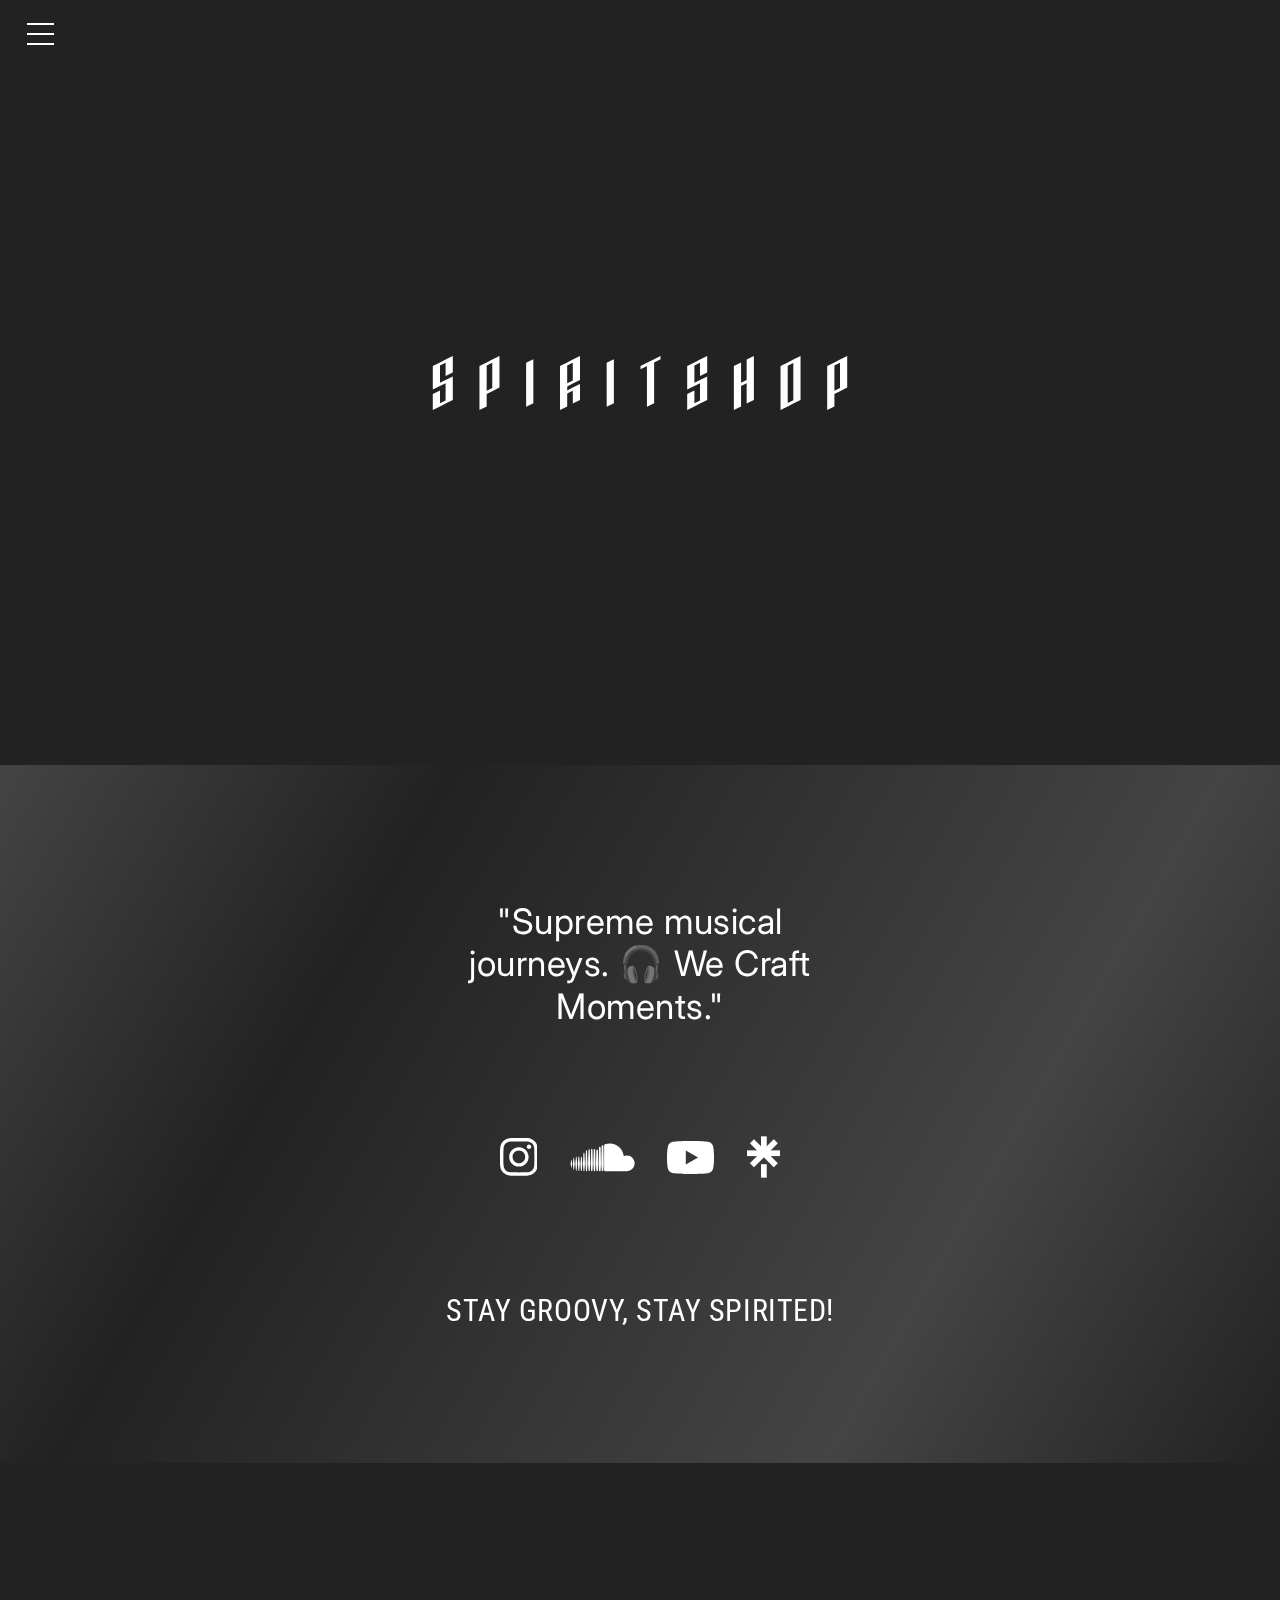
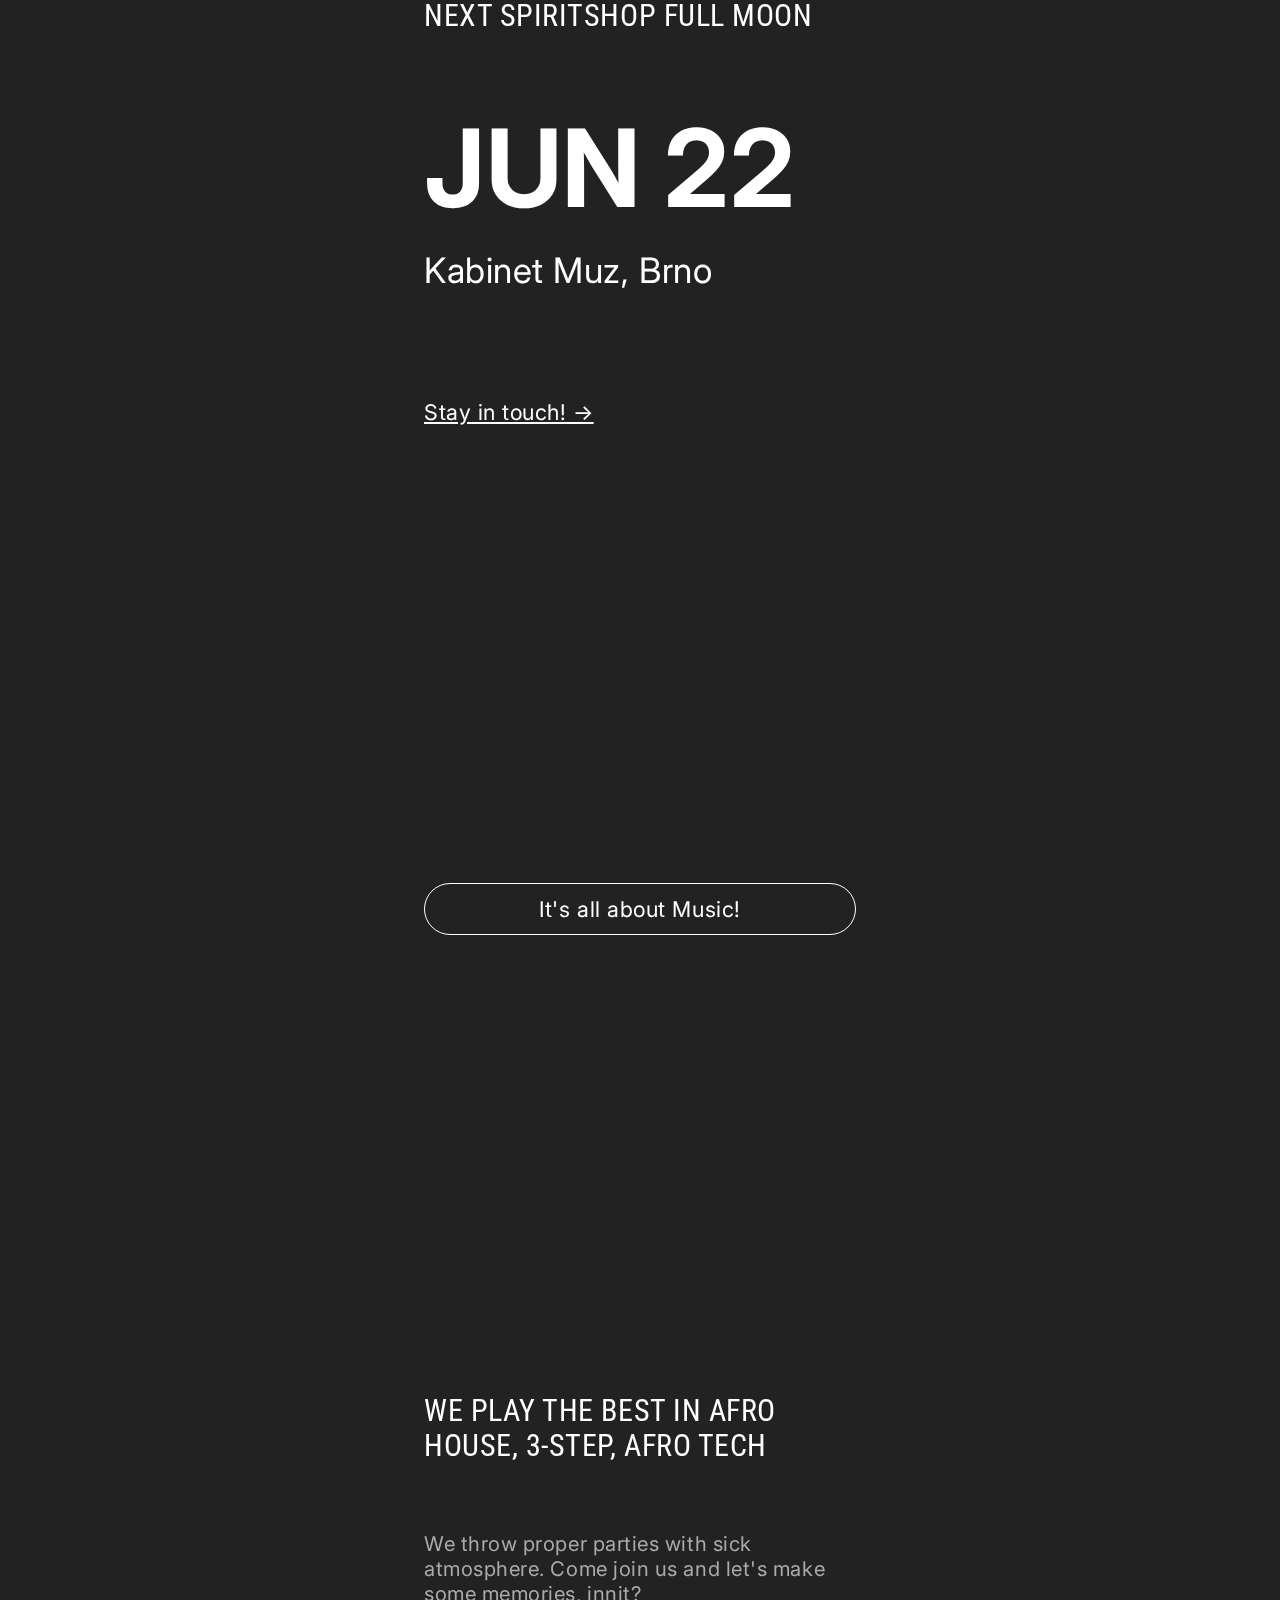
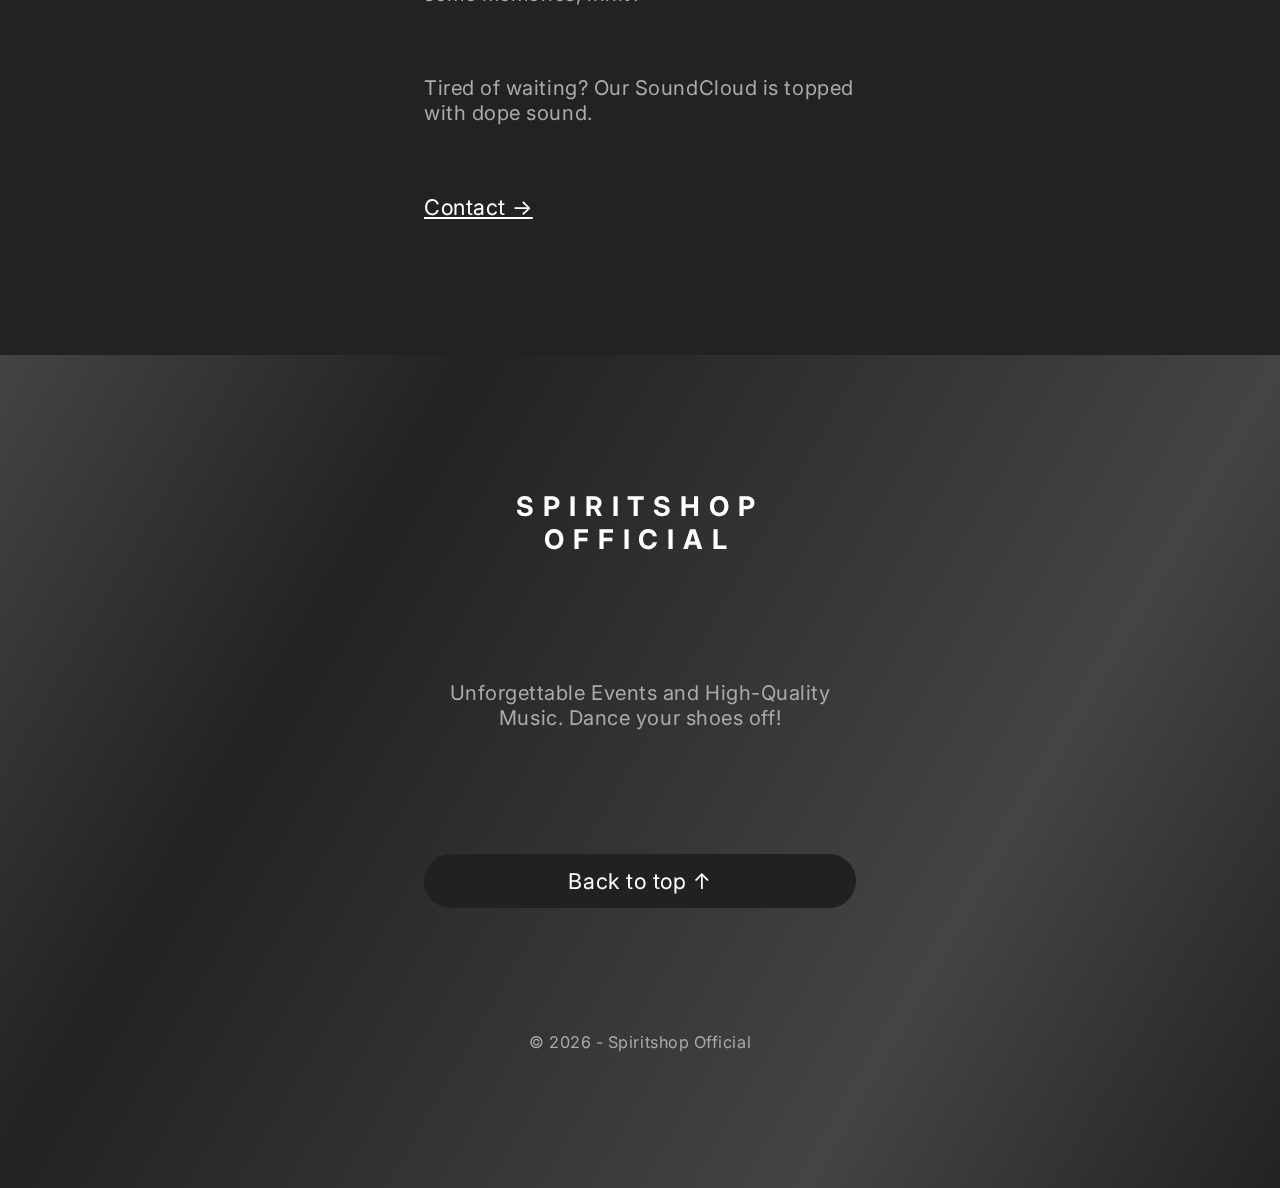
<file: index.html>
<!DOCTYPE html>
<html lang="en" >
<head>
  
  <meta charset="UTF-8">
  <title>Spiritshop Official</title>
  <link rel="stylesheet" href="./style.css">
  <meta name="author" content="Spiritshop Official">
  <meta name="description" content="We care about club culture, house music, community and dance. We make parties with atmosphere. Spend some time with great music in the moment.">
  <meta name="viewport" content="width=device-width, initial-scale=1.0">
  <script>
  var isInstagram = navigator.userAgent.match(/instagram/i);
  if (isInstagram) {
    document.querySelector('html').classList.add("html-insta");
  }
  </script>

  <!-- Common Favicon -->
  <link rel="icon" type="image/svg+xml" href="/favicon.svg">
  <link rel="icon" type="image/png" href="/favicon.png">
  <link rel="icon" type="image/x-icon" href="/favicon.ico">
  <link rel="icon" type="image/png" sizes="32x32" href="/favicon-32x32.png">
  <link rel="icon" type="image/png" sizes="16x16" href="/favicon-16x16.png">

  <!-- Dark Mode Favicon -->
  <link rel="icon" type="image/svg+xml" href="/favicon-dark.svg" media="(prefers-color-scheme: dark)">
  <link rel="icon" type="image/png" sizes="32x32" href="/favicon-dark-32x32.png" media="(prefers-color-scheme: dark)">
  <link rel="icon" type="image/png" sizes="16x16" href="/favicon-dark-16x16.png" media="(prefers-color-scheme: dark)">

  <!-- Additional Favicon Configurations -->
  <link rel="apple-touch-icon" sizes="180x180" href="/apple-touch-icon.png">
  <link rel="manifest" href="/site.webmanifest">
  <link rel="mask-icon" href="/safari-pinned-tab.svg" color="#444444">
  <meta name="apple-mobile-web-app-title" content="Spiritshop">
  <meta name="application-name" content="Spiritshop">
  <meta name="msapplication-TileColor" content="#222222">
  <meta name="theme-color" content="#ffffff">
  
  <link rel="preconnect" href="https://fonts.googleapis.com">
  <link rel="preconnect" href="https://fonts.gstatic.com" crossorigin>
  <link href="https://fonts.googleapis.com/css2?family=Inter:wght@400;700&family=Roboto+Condensed&display=swap" rel="stylesheet">
  
</head>
<body>

    <!-- 
  <div class="loading-overlay"></div> -->
  
 <div class="menu-button" onclick="toggleMenu()">
    <div class="tg tg-top"></div>
    <div class="tg tg-center"></div>
    <div class="tg tg-bottom"></div>
  </div>

    <div class="menu" id="menu">
      <div class="menu-container">
        <a class="main-link" href="http://instagram.com/spiritshop_official/" target="_blank">Events</a>
        <a class="main-link" href="https://soundcloud.com/spiritshop/" target="_blank">Music</a>
        <a class="main-link" href="https://linktr.ee/spiritshop_official/" target="_blank">Contact</a>
        <div class="menu-line"></div>
        <div class="menu-box">
          <div class="secondary-headline">DJs</div>
          <a class="secondary-link" href="https://linktr.ee/ostepmusic/" target="_blank">O'Step</a>
        </div>
        <div class="menu-box">
          <div class="secondary-headline">Mixing Tools</div>
          <a class="secondary-link" href="./harmonics/">Harmonics</a>
          <a class="secondary-link" href="./polyrhythms/">Polyrhytms</a>
        </div>
      </div>
    </div>

    <div class="header col umn-1 middle">
      <svg class="logotype" xmlns="http://www.w3.org/2000/svg" viewBox="0 0 3108 405">
        <path fill-rule="evenodd" clip-rule="evenodd" d="M150 0L96 27L54 48L0 75V99V228V252L54 225L96 204V333L54 354V258L0 285V381V405L54 378L96 357L150 330V306V177V153L96 180L54 201V72L96 51V150L150 123V24V0Z"></path>
        <path fill-rule="evenodd" clip-rule="evenodd" d="M500 0L446 27L404 48L350 75V99V288V312V405L404 378V285L446 264L500 237V213V24V0ZM446 240V51L404 72V261L446 240Z"></path>
        <path d="M700 51L754 24V354L700 381V51Z"></path>
        <path fill-rule="evenodd" clip-rule="evenodd" d="M1104 0L1050 27L1008 48L954 75V99V231V255V285V309V405L1008 378V282L1050 261V357L1104 330V234V210L1050 237L1008 258V228L1050 207L1104 180V156V24V0ZM1050 183V51L1008 72V204L1050 183Z"></path>
        <path d="M1304 51L1358 24V354L1304 381V51Z"></path>
        <path fill-rule="evenodd" clip-rule="evenodd" d="M1606 51L1558 75V99L1606 75V381L1660 354V48L1708 24V0L1660 24L1606 51Z"></path>
        <path fill-rule="evenodd" clip-rule="evenodd" d="M2058 0L2004 27L1962 48L1908 75V99V228V252L1962 225L2004 204V333L1962 354V258L1908 285V381V405L1962 378L2004 357L2058 330V306V177V153L2004 180L1962 201V72L2004 51V150L2058 123V24V0Z"></path>
        <path fill-rule="evenodd" clip-rule="evenodd" d="M2354 27L2408 0V153V177V330L2354 357V204L2312 225V378L2258 405V252V228V75L2312 48V201L2354 180V27Z"></path>
        <path fill-rule="evenodd" clip-rule="evenodd" d="M2758 0L2704 27L2662 48L2608 75V100V380V405L2662 378L2704 357L2758 330V305V25V0ZM2704 52L2662 73V353L2704 332V52Z"></path>
        <path fill-rule="evenodd" clip-rule="evenodd" d="M3108 0L3054 27L3012 48L2958 75V99V288V312V405L3012 378V285L3054 264L3108 237V213V24V0ZM3054 240V51L3012 72V261L3054 240Z"></path>
      </svg>
      <div class="spiritshop-photo sp-4" style="background-image: url('https://spiritshopofficial.com/data/spiritshop-web-24-4.jpg'); background-position: 45% 55%;"></div>
      <div class="spiritshop-photo sp-3" style="background-image: url('https://spiritshopofficial.com/data/spiritshop-web-24-5.jpg'); background-position: 45% 45%;"></div>
      <div class="spiritshop-photo sp-2" style="background-image: url('https://spiritshopofficial.com/data/spiritshop-web-24-6.jpg'); background-position: 55% 55%;"></div>
      <div class="spiritshop-photo sp-1" style="background-image: url('https://spiritshopofficial.com/data/spiritshop-web-23-4.jpg'); background-position: 50% 50%;"></div>
      <div class="spiritshop-photo overlay"></div>
    </div>

    <div class="container col umn-1 gradient center">
      <h5>"Supreme musical journeys. 🎧 We Craft Moments."</h5>
      <div class="social-links">
        <a href="https://www.instagram.com/spiritshop_official/" target="_blank"><svg class="instagram-logo beat-1" xmlns="http://www.w3.org/2000/svg" xmlns:xlink="http://www.w3.org/1999/xlink" viewBox="0 0 256 256" version="1.1" preserveAspectRatio="xMidYMid">
            <g>
              <path d="M127.999746,23.06353 C162.177385,23.06353 166.225393,23.1936027 179.722476,23.8094161 C192.20235,24.3789926 198.979853,26.4642218 203.490736,28.2166477 C209.464938,30.5386501 213.729395,33.3128586 218.208268,37.7917319 C222.687141,42.2706052 225.46135,46.5350617 227.782844,52.5092638 C229.535778,57.0201472 231.621007,63.7976504 232.190584,76.277016 C232.806397,89.7746075 232.93647,93.8226147 232.93647,128.000254 C232.93647,162.177893 232.806397,166.225901 232.190584,179.722984 C231.621007,192.202858 229.535778,198.980361 227.782844,203.491244 C225.46135,209.465446 222.687141,213.729903 218.208268,218.208776 C213.729395,222.687649 209.464938,225.461858 203.490736,227.783352 C198.979853,229.536286 192.20235,231.621516 179.722476,232.191092 C166.227425,232.806905 162.179418,232.936978 127.999746,232.936978 C93.8200742,232.936978 89.772067,232.806905 76.277016,232.191092 C63.7971424,231.621516 57.0196391,229.536286 52.5092638,227.783352 C46.5345536,225.461858 42.2700971,222.687649 37.7912238,218.208776 C33.3123505,213.729903 30.538142,209.465446 28.2166477,203.491244 C26.4637138,198.980361 24.3784845,192.202858 23.808908,179.723492 C23.1930946,166.225901 23.0630219,162.177893 23.0630219,128.000254 C23.0630219,93.8226147 23.1930946,89.7746075 23.808908,76.2775241 C24.3784845,63.7976504 26.4637138,57.0201472 28.2166477,52.5092638 C30.538142,46.5350617 33.3123505,42.2706052 37.7912238,37.7917319 C42.2700971,33.3128586 46.5345536,30.5386501 52.5092638,28.2166477 C57.0196391,26.4642218 63.7971424,24.3789926 76.2765079,23.8094161 C89.7740994,23.1936027 93.8221066,23.06353 127.999746,23.06353 M127.999746,0 C93.2367791,0 88.8783247,0.147348072 75.2257637,0.770274749 C61.601148,1.39218523 52.2968794,3.55566141 44.1546281,6.72008828 C35.7374966,9.99121548 28.5992446,14.3679613 21.4833489,21.483857 C14.3674532,28.5997527 9.99070739,35.7380046 6.71958019,44.1551362 C3.55515331,52.2973875 1.39167714,61.6016561 0.769766653,75.2262718 C0.146839975,88.8783247 0,93.2372872 0,128.000254 C0,162.763221 0.146839975,167.122183 0.769766653,180.774236 C1.39167714,194.398852 3.55515331,203.703121 6.71958019,211.845372 C9.99070739,220.261995 14.3674532,227.400755 21.4833489,234.516651 C28.5992446,241.632547 35.7374966,246.009293 44.1546281,249.28042 C52.2968794,252.444847 61.601148,254.608323 75.2257637,255.230233 C88.8783247,255.85316 93.2367791,256 127.999746,256 C162.762713,256 167.121675,255.85316 180.773728,255.230233 C194.398344,254.608323 203.702613,252.444847 211.844864,249.28042 C220.261995,246.009293 227.400247,241.632547 234.516143,234.516651 C241.632039,227.400755 246.008785,220.262503 249.279912,211.845372 C252.444339,203.703121 254.607815,194.398852 255.229725,180.774236 C255.852652,167.122183 256,162.763221 256,128.000254 C256,93.2372872 255.852652,88.8783247 255.229725,75.2262718 C254.607815,61.6016561 252.444339,52.2973875 249.279912,44.1551362 C246.008785,35.7380046 241.632039,28.5997527 234.516143,21.483857 C227.400247,14.3679613 220.261995,9.99121548 211.844864,6.72008828 C203.702613,3.55566141 194.398344,1.39218523 180.773728,0.770274749 C167.121675,0.147348072 162.762713,0 127.999746,0 Z M127.999746,62.2703115 C91.698262,62.2703115 62.2698034,91.69877 62.2698034,128.000254 C62.2698034,164.301738 91.698262,193.730197 127.999746,193.730197 C164.30123,193.730197 193.729689,164.301738 193.729689,128.000254 C193.729689,91.69877 164.30123,62.2703115 127.999746,62.2703115 Z M127.999746,170.667175 C104.435741,170.667175 85.3328252,151.564259 85.3328252,128.000254 C85.3328252,104.436249 104.435741,85.3333333 127.999746,85.3333333 C151.563751,85.3333333 170.666667,104.436249 170.666667,128.000254 C170.666667,151.564259 151.563751,170.667175 127.999746,170.667175 Z M211.686338,59.6734287 C211.686338,68.1566129 204.809755,75.0337031 196.326571,75.0337031 C187.843387,75.0337031 180.966297,68.1566129 180.966297,59.6734287 C180.966297,51.1902445 187.843387,44.3136624 196.326571,44.3136624 C204.809755,44.3136624 211.686338,51.1902445 211.686338,59.6734287 Z"></path>
            </g>
          </svg>
        </a>
        <a href="https://soundcloud.com/spiritshop" target="_blank"><svg class="soundcloud-logo beat-2" xmlns="http://www.w3.org/2000/svg" viewBox="0 0 99 44" fill="none">
            <path d="M5.723 22.6902C5.514 22.6902 5.343 22.8562 5.316 23.0852L4.355 31.8662L5.316 40.4522C5.343 40.6812 5.514 40.8482 5.723 40.8482C5.929 40.8482 6.096 40.6842 6.129 40.4532L7.223 31.8652L6.129 23.0842C6.096 22.8512 5.929 22.6902 5.723 22.6902Z" fill="black"></path>
            <path d="M2.108 26.0542C1.905 26.0542 1.743 26.2102 1.716 26.4372L1 31.8662L1.716 37.2032C1.742 37.4292 1.904 37.5852 2.108 37.5852C2.306 37.5852 2.467 37.4292 2.499 37.2052L3.346 31.8662L2.499 26.4322C2.467 26.2102 2.306 26.0542 2.108 26.0542Z" fill="black"></path>
            <path d="M9.564 20.9682C9.306 20.9682 9.1 21.1702 9.074 21.4482L8.161 31.8662L9.074 41.9032C9.1 42.1822 9.306 42.3832 9.564 42.3832C9.817 42.3832 10.023 42.1822 10.053 41.9042L11.089 31.8652L10.053 21.4472C10.023 21.1702 9.817 20.9682 9.564 20.9682Z" fill="black"></path>
            <path d="M13.437 20.6002C13.133 20.6002 12.886 20.8422 12.862 21.1642L12 31.8692L12.862 42.2232C12.886 42.5432 13.133 42.7862 13.437 42.7862C13.736 42.7862 13.982 42.5432 14.01 42.2232L14.989 31.8692L14.01 21.1622C13.982 20.8422 13.736 20.6002 13.437 20.6002Z" fill="black"></path>
            <path d="M17.996 21.9352C17.972 21.5702 17.688 21.2912 17.34 21.2912C16.987 21.2912 16.705 21.5692 16.683 21.9382L15.869 31.8682L16.683 42.3092C16.705 42.6762 16.988 42.9552 17.34 42.9552C17.689 42.9552 17.972 42.6762 17.996 42.3092L18.919 31.8682L17.996 21.9352Z" fill="black"></path>
            <path d="M21.276 14.9852C20.88 14.9852 20.556 15.3072 20.536 15.7182L19.772 31.8732L20.536 42.3132C20.557 42.7192 20.881 43.0422 21.276 43.0422C21.668 43.0422 21.992 42.7202 22.016 42.3102V42.3142L22.88 31.8742L22.016 15.7182C21.991 15.3072 21.667 14.9852 21.276 14.9852Z" fill="black"></path>
            <path d="M25.181 11.2642C24.738 11.2642 24.377 11.6222 24.357 12.0792C24.357 12.0812 23.642 31.9292 23.642 31.9292L24.358 42.3042C24.378 42.7592 24.738 43.1172 25.181 43.1172C25.621 43.1172 25.985 42.7592 26.004 42.3022V42.3082L26.813 31.9292L26.004 12.0792C25.985 11.6222 25.621 11.2642 25.181 11.2642Z" fill="black"></path>
            <path d="M29.241 9.47023C28.75 9.47023 28.351 9.86623 28.334 10.3702C28.334 10.3712 27.669 31.8782 27.669 31.8782L28.334 42.1462C28.352 42.6462 28.75 43.0412 29.241 43.0412C29.729 43.0412 30.128 42.6462 30.148 42.1432V42.1492L30.899 31.8792L30.148 10.3702C30.127 9.86623 29.729 9.47023 29.241 9.47023Z" fill="black"></path>
            <path d="M34.26 9.64723C34.243 9.09523 33.808 8.66223 33.271 8.66223C32.73 8.66223 32.295 9.09623 32.28 9.64723L31.664 31.8782L32.281 42.0822C32.296 42.6282 32.73 43.0602 33.271 43.0602C33.808 43.0602 34.244 42.6282 34.26 42.0792L34.954 31.8812L34.26 9.64723Z" fill="black"></path>
            <path d="M37.332 9.14923C36.742 9.14923 36.271 9.61823 36.257 10.2172L35.691 31.8822L36.259 41.9872C36.272 42.5802 36.742 43.0512 37.332 43.0512C37.918 43.0512 38.389 42.5792 38.405 41.9812V41.9892L39.043 31.8802L38.405 10.2142C38.389 9.61623 37.918 9.14923 37.332 9.14923Z" fill="black"></path>
            <path d="M41.425 9.85623C40.789 9.85623 40.279 10.3632 40.267 11.0092L39.75 31.8822L40.267 41.9272C40.279 42.5672 40.789 43.0722 41.425 43.0722C42.06 43.0722 42.569 42.5672 42.581 41.9202V41.9282L43.161 31.8852L42.581 11.0102C42.569 10.3632 42.06 9.85623 41.425 9.85623Z" fill="black"></path>
            <path d="M46.235 6.02023C46.039 5.88723 45.802 5.80923 45.549 5.80923C45.303 5.80923 45.074 5.88423 44.881 6.01023C44.542 6.23123 44.315 6.61223 44.309 7.04623L44.305 7.28023L43.839 31.8782C43.839 31.8922 44.309 41.8622 44.309 41.8622C44.309 41.8782 44.311 41.8892 44.312 41.9042C44.326 42.1822 44.431 42.4382 44.6 42.6412C44.829 42.9142 45.17 43.0902 45.549 43.0902C45.886 43.0902 46.193 42.9512 46.417 42.7272C46.642 42.5042 46.784 42.1962 46.79 41.8542L47.313 31.8842L46.791 7.04523C46.783 6.61823 46.563 6.24223 46.235 6.02023Z" fill="black"></path>
            <path d="M50.329 3.66523C50.133 3.54523 49.901 3.47523 49.656 3.47523C49.34 3.47523 49.049 3.58923 48.82 3.77723C48.526 4.02023 48.336 4.38623 48.33 4.79623L48.327 4.93223L47.787 31.8882L48.33 41.7202C48.341 42.4372 48.934 43.0312 49.656 43.0312C50.375 43.0312 50.968 42.4372 50.978 41.7112V41.7232L51.568 31.8892L50.98 4.79423C50.973 4.31523 50.711 3.89623 50.329 3.66523Z" fill="black"></path>
            <path d="M86.748 19.0632C85.102 19.0632 83.528 19.3972 82.098 19.9962C81.139 9.15923 72.051 0.657227 60.965 0.657227C58.251 0.657227 55.608 1.19123 53.272 2.09423C52.365 2.44623 52.125 2.80623 52.116 3.50823C52.116 3.50923 52.116 41.6762 52.116 41.6762C52.125 42.4112 52.695 42.9842 53.414 43.0552C53.445 43.0592 86.75 43.0552 86.75 43.0552C93.392 43.0552 98.775 37.7312 98.775 31.0882C98.774 24.4472 93.391 19.0632 86.748 19.0632Z" fill="black"></path>
          </svg></a>
        <a href="https://www.youtube.com/channel/UCDgy0hTY1xObO0c-2Qr7ccQ/" target="_blank"><svg class="youtube-logo beat-3" xmlns="http://www.w3.org/2000/svg" viewBox="0 0 164 115">
            <path fill-rule="evenodd" clip-rule="evenodd" d="M145.429 3.41397C152.459 5.29569 157.984 10.8199 159.865 17.8494C163.265 30.5779 163.279 57.1504 163.279 57.1504C163.279 57.1504 163.279 83.723 159.865 96.4516C157.984 103.481 152.459 109.005 145.429 110.887C132.701 114.301 81.6393 114.301 81.6393 114.301C81.6393 114.301 30.5779 114.301 17.8494 110.887C10.8199 109.005 5.29569 103.481 3.41397 96.4516C0 83.723 0 57.1504 0 57.1504C0 57.1504 0 30.5779 3.41397 17.8494C5.29569 10.8199 10.8199 5.29569 17.8494 3.41397C30.5779 0 81.6393 0 81.6393 0C81.6393 0 132.701 0 145.429 3.41397ZM107.715 57.1524L65.2959 81.6414V32.6631L107.715 57.1524Z" fill="black" />
          </svg></a>
        <a href="https://linktr.ee/spiritshop_official/" target="_blank"><svg class="linktree-logo beat-4">
            <svg xmlns="http://www.w3.org/2000/svg" viewBox="0 0 366 448">
              <rect y="152" width="366" height="62" />
              <rect x="75.5195" y="31.6787" width="366" height="62" transform="rotate(45 75.5195 31.6787)" />
              <rect x="31.6792" y="290.48" width="366" height="62" transform="rotate(-45 31.6792 290.48)" />
              <rect x="152" y="214" width="214" height="62" transform="rotate(-90 152 214)" />
              <rect x="152" y="448" width="146" height="62" transform="rotate(-90 152 448)" />
            </svg>

        </a>
      </div>
      <h4>Stay Groovy, Stay Spirited!</h4>
    </div>
      
    <div class="container col umn-1 pulse">
      <h4>Next Spiritshop Full Moon</h4>
      <div class="box">
        <h2 class="huge" id="date">JUN 22</h2>
        <h5>Kabinet Muz, Brno</h5>
      </div>
      <a href="http://instagram.com/spiritshop_official/" target="_blank" class="shake-right">Stay in touch! →</a>
    </div>
      
    <div class="container col umn-1 middle text center" style="background-image: url('https://spiritshopofficial.com/data/spiritshop-web-23-2.jpg'); background-size: cover; background-position: 50% 50%;">
      <a class="butt on-2" href="https://soundcloud.com/spiritshop" target="_blank">It's all about Music!</a>
    </div>

    <div class="container col umn-1">
      <h4>We play the best in Afro House, 3-Step, Afro Tech</h4>
      <p class="grey">We throw proper parties with sick atmosphere. Come join us and let's make some memories, innit?</p>
      <p class="grey">Tired of waiting? Our SoundCloud is topped with dope sound.</p>
      <a href="https://linktr.ee/spiritshop_official/" target="_blank" class="shake-right-2">Contact →</a>
    </div>

    <div class="footer col umn-1 center gradient">
      <h1>Spiritshop Official</h1>
      <p class="grey">Unforgettable Events and High-Quality Music. Dance your shoes off!</p>
      <a class="butt on-1" onclick="scrollToTop()">Back to top ↑</a>
      <div class="copyright grey">© <span id="year">2022</span> - Spiritshop Official</div>
    </div>
  
<script src="./script.js"></script>  
  
</body>
</html>
</file>
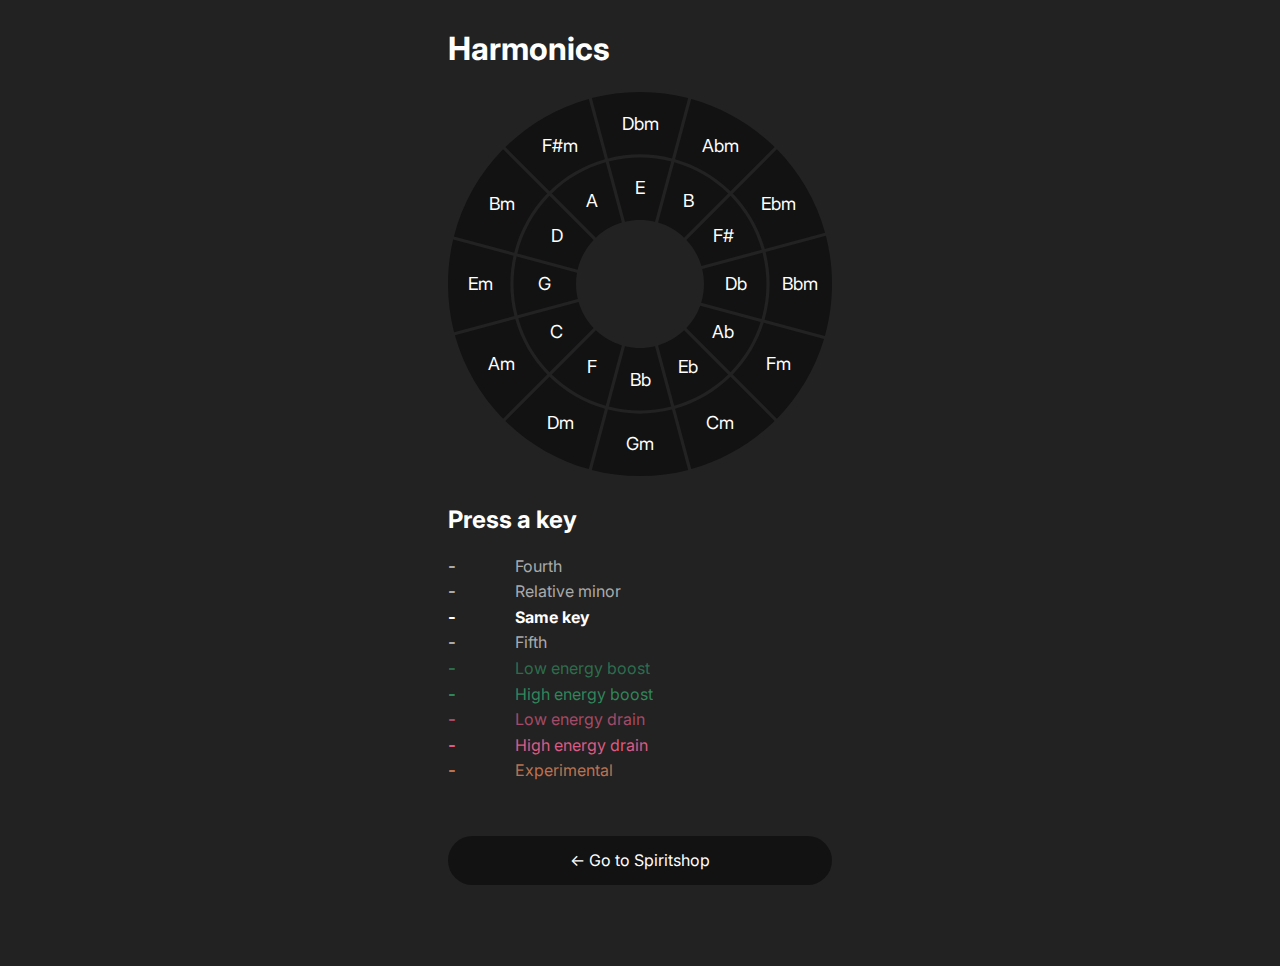
<file: harmonics/index.html>
<!DOCTYPE html>
<html lang="en">

<head>

  <meta charset="UTF-8">
  <title>Harmonics by Spiritshop</title>
  <meta name="author" content="Spiritshop Official">
  <meta name="description" content="Harmonic mixing tool">
  <meta name="viewport" content="width=device-width, initial-scale=1.0">

  <!-- Common Favicon -->
  <link rel="icon" type="image/svg+xml" href="/favicon.svg">
  <link rel="icon" type="image/png" href="/favicon.png">
  <link rel="icon" type="image/x-icon" href="/favicon.ico">
  <link rel="icon" type="image/png" sizes="32x32" href="/favicon-32x32.png">
  <link rel="icon" type="image/png" sizes="16x16" href="/favicon-16x16.png">

  <!-- Dark Mode Favicon -->
  <link rel="icon" type="image/svg+xml" href="/favicon-dark.svg" media="(prefers-color-scheme: dark)">
  <link rel="icon" type="image/png" sizes="32x32" href="/favicon-dark-32x32.png" media="(prefers-color-scheme: dark)">
  <link rel="icon" type="image/png" sizes="16x16" href="/favicon-dark-16x16.png" media="(prefers-color-scheme: dark)">

  <!-- Additional Favicon Configurations -->
  <link rel="apple-touch-icon" sizes="180x180" href="/harmonics/h-apple-touch-icon.png">
  <link rel="manifest" href="/harmonics/site.webmanifest">
  <link rel="mask-icon" href="/harmonics/safari-pinned-tab.svg" color="#444444">
  <meta name="apple-mobile-web-app-title" content="Harmonics">
  <meta name="application-name" content="Harmonics">
  <meta name="msapplication-TileColor" content="#222222">
  <meta name="theme-color" content="#ffffff">
  
  <link rel="preconnect" href="https://fonts.googleapis.com">
  <link rel="preconnect" href="https://fonts.gstatic.com" crossorigin>
  <link href="https://fonts.googleapis.com/css2?family=Inter:wght@400;700&family=Roboto+Condensed&display=swap" rel="stylesheet">

  <style>
    
html {
  color: #fff;
  font-family: "Inter", sans-serif;
  scroll-behavior: smooth;
  display: flex;
  justify-content: center;
}

body {
  margin: .6rem 3vh;
  background: #222;
  width: 100%;
  max-width: 24rem;
}

h1 {
  margin: 1.2rem 0 1.5rem;
}

.key-wheel {
  box-sizing: border-box;
  margin: 1.5rem 0 1.5rem;
  display: block;
  width: 100%;
}

.key {
  cursor: pointer;
}

.key > .bg {
  fill: #121212;
}

.key > .sign {
  font-size: 45px;
  fill: #ffffff;
  text-anchor: middle;
  alignment-baseline: middle;
}

h2 {
  margin: 1.8rem 0 1.5rem;
}

#table {
  display: flex;
  flex-direction: column;
  margin: 1.5rem 0 1.2rem;
}

.row {
  display: flex;
  margin-bottom: .6rem;
}

.strong {
  font-weight: 700;
}

.cell-1,
.cell-2 {
  line-height: 1rem;
}

.cell-1 {
  font-weight: 700;
  margin-right: 1.5rem;
  width: 2.7rem;
  font-size: 1.05rem;
}

.cell-2 {
  flex: 1;
}

.active > .bg {
  fill: #fff;
}

.active > .sign {
  fill: #222;
}

.relative > .bg {
  fill: #393939;
}

#fourth,
#fifth,
#relative {
  color: #aaa;
}

#leboost {
  color: rgba(51, 153, 102, .65);
}

.leboost > .bg {
  fill: rgba(51, 153, 102, .3);
}

#heboost {
  color: rgba(51, 153, 102, .85);
}

.heboost > .bg {
  fill: rgba(51, 153, 102, .45);
}

#ledrain {
  color: rgba(255, 102, 153, .6);
}

.ledrain > .bg {
  fill: rgba(255, 102, 153, .2);
}

#hedrain {
  color: rgba(255, 102, 153, .85);
}

.hedrain > .bg {
  fill: rgba(255, 102, 153, .3);
}

#experimental {
  color: rgba(255, 153, 102, .7);
}

.experimental > .sign {
  fill: rgba(255, 153, 102, .8);
}

.footer {
  width: 100%;
  margin: 3rem 0 4.5rem;
  display: flex;
  justify-content: center;
}

.butt {
  box-sizing: border-box;
  padding: .9rem 3rem;
  border-radius: 3rem;
  text-align: center;
  text-decoration: none;
  color: #ffffff;
  width: 100%;
  cursor: pointer;
}

.on-1 {
  background: #121212;

}

.on-1:hover {
  opacity: 1;
  color: #121212;
  background: #ffffff;
}

  </style>
  
</head>

<body>

  <h1>Harmonics</h1>

  <svg xmlns="http://www.w3.org/2000/svg" class="key-wheel" viewBox="0 0 960 960">
    <g class="key" id="gm" onclick="keyGm()">
      <path class="bg" d="M359.605 944.776C398.079 954.714 438.422 960 480 960C521.578 960 561.922 954.714 600.395 944.776L559.987 793.971C505.622 807.835 450.882 807.039 399.999 794.026L359.605 944.776Z" />
      <text class="sign" x="480" y="884">Gm</text>
    </g>
    <g class="key" id="g" onclick="keyG()">
      <path class="bg" d="M324.43 517.546C321.534 505.503 320 492.931 320 480C320 470.423 320.842 461.043 322.454 451.929L171.453 411.468C161 458.348 161.116 508.293 173.756 557.918L324.43 517.546Z" />
      <text class="sign" x="240" y="484">G</text>
    </g>
    <g class="key" id="fm" onclick="keyFm()">
      <path class="bg" d="M822.227 816.572C876.399 761.495 917.378 693.401 940.043 617.411L789.184 576.988C773.931 625.453 747.442 669.841 711.947 706.292L822.227 816.572Z" />
      <text class="sign" x="826" y="684">Fm</text>
    </g>
    <g class="key" id="fsm" onclick="keyFsm()">
      <path class="bg" d="M351.876 17.29L392.284 168.098C338.27 183.273 291.261 211.334 253.7 248.046L143.428 137.773C200.739 81.4032 272.145 39.3189 351.876 17.29Z" />
      <text class="sign" x="280" y="138">F#m</text>
    </g>
    <g class="key" id="fs" onclick="keyFs()">
      <path class="bg" d="M633.506 434.729L784.173 394.358C769.376 341.751 742.047 295.961 706.297 259.362L595.932 369.728C613.194 387.87 626.242 410.061 633.506 434.729Z" />
      <text class="sign" x="688" y="364">F#</text>
    </g>
    <g class="key" id="f" onclick="keyF()">
      <path class="bg" d="M369.728 595.931L259.367 706.292C297.135 743.045 343.631 769.889 394.344 784.219L434.728 633.505C410.06 626.242 387.87 613.194 369.728 595.931Z" />
      <text class="sign" x="360" y="692">F</text>
    </g>
    <g class="key" id="em" onclick="keyEm()">
      <path class="bg" d="M12.9025 368.984C4.46527 404.618 0 441.787 0 480C0 521.579 5.28665 561.923 15.2244 600.397L166.028 559.989C153.013 508.955 152.916 457.59 163.718 409.395L12.9025 368.984Z" />
      <text class="sign" x="80" y="484">Em</text>
    </g>
    <g class="key" id="ebm" onclick="keyEbm()">
      <path class="bg" d="M942.711 351.878C920.682 272.147 878.599 200.741 822.229 143.43L711.956 253.704C748.667 291.264 776.726 338.273 791.901 392.287L942.711 351.878Z" />
      <text class="sign" x="826" y="284">Ebm</text>
    </g>
    <g class="key" id="eb" onclick="keyEb()">
      <path class="bg" d="M525.272 633.505L565.643 784.172C618.249 769.375 664.038 742.045 700.637 706.296L590.272 595.932C572.13 613.194 549.94 626.242 525.272 633.505Z" />
      <text class="sign" x="600" y="692">Eb</text>
    </g>
    <g class="key" id="e" onclick="keyE()">
      <path class="bg" d="M517.544 324.429L557.932 173.702C508.361 161.041 455.04 160.267 402.082 173.755L442.456 324.43C454.497 321.534 467.07 320 480 320C492.93 320 505.503 321.534 517.544 324.429Z" />
      <text class="sign" x="480" y="244">E</text>
    </g>
    <g class="key" id="dm" onclick="keyDm()">
      <path class="bg" d="M143.43 822.229C200.741 878.598 272.146 920.682 351.877 942.71L392.273 791.949C340.206 777.253 292.47 749.693 253.709 711.95L143.43 822.229Z" />
      <text class="sign" x="280" y="830">Dm</text>
    </g>
    <g class="key" id="dbm" onclick="keyDbm()">
      <path class="bg" d="M359.604 15.2241L400.012 166.027C454.377 152.163 509.118 152.959 560.003 165.972L600.396 15.2241C561.922 5.28655 521.578 0 480 0C438.422 0 398.078 5.28655 359.604 15.2241Z" />
      <text class="sign" x="480" y="84">Dbm</text>
    </g>
    <g class="key" id="db" onclick="keyDb()">
      <path class="bg" d="M786.244 402.085C800.581 458.377 798.803 515.08 783.763 567.254L633.027 526.864C637.561 512.042 640 496.306 640 480C640 467.07 638.466 454.499 635.571 442.458L786.244 402.085Z" />
      <text class="sign" x="720" y="484">Db</text>
    </g>
    <g class="key" id="d" onclick="keyD()">
      <path class="bg" d="M364.069 369.728L253.707 259.366C214.71 299.44 186.868 349.341 173.294 403.679L324.049 444.074C330.568 415.66 344.652 390.134 364.069 369.728Z" />
      <text class="sign" x="272" y="364">D</text>
    </g>
    <g class="key" id="cm" onclick="keyCm()">
      <path class="bg" d="M608.123 942.71C687.854 920.682 759.259 878.598 816.57 822.229L706.295 711.954C668.735 748.666 621.727 776.725 567.714 791.9L608.123 942.71Z" />
      <text class="sign" x="680" y="830">Cm</text>
    </g>
    <g class="key" id="c" onclick="keyC()">
      <path class="bg" d="M326.496 525.274L175.827 565.646C190.625 618.252 217.955 664.041 253.705 700.64L364.071 590.275C346.808 572.132 333.76 549.942 326.496 525.274Z" />
      <text class="sign" x="272" y="604">C</text>
    </g>
    <g class="key" id="bm" onclick="keyBm()">
      <path class="bg" d="M137.771 143.43C79.21 202.969 36.0673 277.72 14.8114 361.214L165.564 401.608C179.503 345.915 208.06 294.774 248.049 253.708L137.771 143.43Z" />
      <text class="sign" x="134" y="284">Bm</text>
    </g>
    <g class="key" id="bbm" onclick="keyBbm()">
      <path class="bg" d="M942.265 609.724C953.821 568.461 960 524.952 960 480C960 438.422 954.714 398.079 944.776 359.606L793.972 400.014C808.686 457.715 806.886 515.838 791.493 569.325L942.265 609.724Z" />
      <text class="sign" x="880" y="484">Bbm</text>
    </g>
    <g class="key" id="bb" onclick="keyBb()">
      <path class="bg" d="M442.457 635.571L402.07 786.297C451.64 798.957 504.96 799.731 557.916 786.243L517.543 635.571C505.502 638.466 492.93 640 480 640C467.07 640 454.498 638.466 442.457 635.571Z" />
      <text class="sign" x="480" y="724">Bb</text>
    </g>
    <g class="key" id="b" onclick="keyB()">
      <path class="bg" d="M590.275 364.071L700.635 253.71C662.868 216.956 616.371 190.11 565.657 175.779L525.273 326.495C549.942 333.759 572.132 346.807 590.275 364.071Z" />
      <text class="sign" x="600" y="276">B</text>
    </g>
    <g class="key" id="am" onclick="keyAm()">
      <path class="bg" d="M17.2901 608.126C39.3191 687.856 81.4033 759.261 137.773 816.572L248.047 706.299C211.335 668.738 183.275 621.73 168.099 567.717L17.2901 608.126Z" />
      <text class="sign" x="134" y="684">Am</text>
    </g>
    <g class="key" id="abm" onclick="keyAbm()">
      <path class="bg" d="M816.572 137.773C759.261 81.4032 687.855 39.3189 608.124 17.29L567.728 168.05C619.796 182.746 667.533 210.307 706.293 248.052L816.572 137.773Z" />
      <text class="sign" x="680" y="138">Abm</text>
    </g>
    <g class="key" id="ab" onclick="keyAb()">
      <path class="bg" d="M595.929 590.275L706.289 700.634C740.794 665.177 766.566 622.026 781.449 574.916L630.49 534.466C622.89 555.463 611.02 574.415 595.929 590.275Z" />
      <text class="sign" x="688" y="604">Ab</text>
    </g>
    <g class="key" id="a" onclick="keyA()">
      <path class="bg" d="M434.727 326.495L394.355 175.826C341.748 190.623 295.958 217.954 259.359 253.704L369.725 364.071C387.868 346.808 410.059 333.759 434.727 326.495Z" />
      <text class="sign" x="360" y="276">A</text>
    </g>
  </svg>

  <h2 id="chordName">Press a key</h2>
  <div id="table">
    <div class="row" id="fourth">
      <div class="cell-1">-</div>
      <div class="cell-2">Fourth</div>
    </div>
    <div class="row" id="relative">
      <div class="cell-1">-</div>
      <div class="cell-2">Relative minor</div>
    </div>
    <div class="row" id="same">
      <div class="cell-1">-</div>
      <div class="cell-2 strong">Same key</div>
    </div>
    <div class="row" id="fifth">
      <div class="cell-1">-</div>
      <div class="cell-2">Fifth</div>
    </div>
    <div class="row" id="leboost">
      <div class="cell-1">-</div>
      <div class="cell-2">Low energy boost</div>
    </div>
    <div class="row" id="heboost">
      <div class="cell-1">-</div>
      <div class="cell-2">High energy boost</div>
    </div>
    <div class="row" id="ledrain">
      <div class="cell-1">-</div>
      <div class="cell-2">Low energy drain</div>
    </div>
    <div class="row" id="hedrain">
      <div class="cell-1">-</div>
      <div class="cell-2">High energy drain</div>
    </div>
    <div class="row" id="experimental">
      <div class="cell-1">-</div>
      <div class="cell-2">Experimental</div>
    </div>
  </div>

  <div class="footer">
    <a class="butt on-1" href="https://spiritshopofficial.com">← Go to Spiritshop</a>
  </div>
  
  <script>
    
const a = document.getElementById('a');
const ab = document.getElementById('ab');
const abm = document.getElementById('abm');
const am = document.getElementById('am');
const b = document.getElementById('b');
const bb = document.getElementById('bb');
const bbm = document.getElementById('bbm');
const bm = document.getElementById('bm');
const c = document.getElementById('c');
const cm = document.getElementById('cm');
const d = document.getElementById('d');
const db = document.getElementById('db');
const dbm = document.getElementById('dbm');
const dm = document.getElementById('dm');
const e = document.getElementById('e');
const eb = document.getElementById('eb');
const ebm = document.getElementById('ebm');
const em = document.getElementById('em');
const f = document.getElementById('f');
const fs = document.getElementById('fs');
const fsm = document.getElementById('fsm');
const fm = document.getElementById('fm');
const g = document.getElementById('g');
const gm = document.getElementById('gm');

const cn = document.getElementById("chordName");

const r1 = document.getElementById('fourth').querySelector('.cell-1');
const r2 = document.getElementById('relative').querySelector('.cell-1');
const r2b = document.getElementById('relative').querySelector('.cell-2');
const r3 = document.getElementById('same').querySelector('.cell-1');
const r4 = document.getElementById('fifth').querySelector('.cell-1');
const r5 = document.getElementById('leboost').querySelector('.cell-1');
const r6 = document.getElementById('heboost').querySelector('.cell-1');
const r7 = document.getElementById('ledrain').querySelector('.cell-1');
const r8 = document.getElementById('hedrain').querySelector('.cell-1');
const r9 = document.getElementById('experimental').querySelector('.cell-1');

function removeAllClasses() {
  const keyDivs = document.querySelectorAll('.key');
  
  keyDivs.forEach((div) => {
    // Remove all classes from each div
    div.classList.remove(
      "active",
      "relative",
      "leboost",
      "heboost",
      "ledrain",
      "hedrain",
      "experimental"
    );
  });
}

function keyA() {
  removeAllClasses();
  
  d.classList.add("relative");
  fsm.classList.add("relative");
  a.classList.add("active");
  e.classList.add("relative");
  bb.classList.add("leboost");
  b.classList.add("heboost");
  ab.classList.add("ledrain");
  g.classList.add("hedrain");
  dbm.classList.add("experimental");

  cn.innerHTML = "A major";
  
  r1.innerHTML = "D";
  r2.innerHTML = "F#m";
  r2b.innerHTML = "Relative minor";
  r3.innerHTML = "A";
  r4.innerHTML = "E";
  r5.innerHTML = "Bb";
  r6.innerHTML = "B";
  r7.innerHTML = "Ab";
  r8.innerHTML = "G";
  r9.innerHTML = "Dbm";
}

function keyAb() {
  removeAllClasses();
  
  db.classList.add("relative");
  fm.classList.add("relative");
  ab.classList.add("active");
  eb.classList.add("relative");
  a.classList.add("leboost");
  bb.classList.add("heboost");
  g.classList.add("ledrain");
  fs.classList.add("hedrain");
  cm.classList.add("experimental");
  
  cn.innerHTML = "A flat/b major";
  
  r1.innerHTML = "Db";
  r2.innerHTML = "Fm";
  r2b.innerHTML = "Relative minor";
  r3.innerHTML = "Ab";
  r4.innerHTML = "Eb";
  r5.innerHTML = "A";
  r6.innerHTML = "Bb";
  r7.innerHTML = "G";
  r8.innerHTML = "F#";
  r9.innerHTML = "Cm";
}

function keyAbm() {
  removeAllClasses();
  
  dbm.classList.add("relative");
  b.classList.add("relative");
  abm.classList.add("active");
  ebm.classList.add("relative");
  am.classList.add("leboost");
  bbm.classList.add("heboost");
  gm.classList.add("ledrain");
  fsm.classList.add("hedrain");
  e.classList.add("experimental");
  
  cn.innerHTML = "A flat/b minor";
  
  r1.innerHTML = "Dbm";
  r2.innerHTML = "B";
  r2b.innerHTML = "Relative major";
  r3.innerHTML = "Abm";
  r4.innerHTML = "Ebm";
  r5.innerHTML = "Am";
  r6.innerHTML = "Bbm";
  r7.innerHTML = "Gm";
  r8.innerHTML = "F#m";
  r9.innerHTML = "E";
}

function keyAm() {
  removeAllClasses();
  
  dm.classList.add("relative");
  c.classList.add("relative");
  am.classList.add("active");
  em.classList.add("relative");
  bbm.classList.add("leboost");
  bm.classList.add("heboost");
  abm.classList.add("ledrain");
  gm.classList.add("hedrain");
  f.classList.add("experimental");
  
  cn.innerHTML = "A minor";
  
  r1.innerHTML = "Dm";
  r2.innerHTML = "C";
  r2b.innerHTML = "Relative major";
  r3.innerHTML = "Am";
  r4.innerHTML = "Em";
  r5.innerHTML = "Bbm";
  r6.innerHTML = "Bm";
  r7.innerHTML = "Abm";
  r8.innerHTML = "Gm";
  r9.innerHTML = "F";
}

function keyB() {
  removeAllClasses();
  e.classList.add('relative');
  abm.classList.add('relative');
  b.classList.add('active');
  fs.classList.add('relative');
  c.classList.add('leboost');
  db.classList.add('heboost');
  bb.classList.add('ledrain');
  a.classList.add('hedrain');
  ebm.classList.add('experimental');
  
  cn.innerHTML = 'B major';
  
  r1.innerHTML = 'E';
  r2.innerHTML = 'Abm';
  r2b.innerHTML = 'Relative minor';
  r3.innerHTML = 'B';
  r4.innerHTML = 'F#';
  r5.innerHTML = 'C';
  r6.innerHTML = 'Db';
  r7.innerHTML = 'Bb';
  r8.innerHTML = 'A';
  r9.innerHTML = 'Ebm';
}

function keyBb() {
  removeAllClasses();
  eb.classList.add('relative');
  gm.classList.add('relative');
  bb.classList.add('active');
  f.classList.add('relative');
  b.classList.add('leboost');
  c.classList.add('heboost');
  a.classList.add('ledrain');
  ab.classList.add('hedrain');
  dm.classList.add('experimental');

  cn.innerHTML = 'B flat/b major';

  r1.innerHTML = 'Eb';
  r2.innerHTML = 'Gm';
  r2b.innerHTML = 'Relative minor';
  r3.innerHTML = 'Bb';
  r4.innerHTML = 'F';
  r5.innerHTML = 'B';
  r6.innerHTML = 'C';
  r7.innerHTML = 'A';
  r8.innerHTML = 'Ab';
  r9.innerHTML = 'Dm';
}

function keyBbm() {
  removeAllClasses();
  ebm.classList.add('relative');
  db.classList.add('relative');
  bbm.classList.add('active');
  fm.classList.add('relative');
  bm.classList.add('leboost');
  cm.classList.add('heboost');
  am.classList.add('ledrain');
  abm.classList.add('hedrain');
  fs.classList.add('experimental');

  cn.innerHTML = 'B flat/b minor';

  r1.innerHTML = 'Ebm';
  r2.innerHTML = 'Db';
  r2b.innerHTML = 'Relative major';
  r3.innerHTML = 'Bbm';
  r4.innerHTML = 'Fm';
  r5.innerHTML = 'Bm';
  r6.innerHTML = 'Cm';
  r7.innerHTML = 'Am';
  r8.innerHTML = 'Abm';
  r9.innerHTML = 'F#';
}

function keyBm() {
  removeAllClasses();
  em.classList.add('relative');
  d.classList.add('relative');
  bm.classList.add('active');
  fsm.classList.add('relative');
  cm.classList.add('leboost');
  dbm.classList.add('heboost');
  bbm.classList.add('ledrain');
  am.classList.add('hedrain');
  g.classList.add('experimental');

  cn.innerHTML = 'B minor';

  r1.innerHTML = 'Em';
  r2.innerHTML = 'D';
  r2b.innerHTML = 'Relative major';
  r3.innerHTML = 'Bm';
  r4.innerHTML = 'F#m';
  r5.innerHTML = 'Cm';
  r6.innerHTML = 'Dbm';
  r7.innerHTML = 'Bbm';
  r8.innerHTML = 'Am';
  r9.innerHTML = 'G';
}

function keyC() {
  removeAllClasses();
  f.classList.add('relative');
  am.classList.add('relative');
  c.classList.add('active');
  g.classList.add('relative');
  db.classList.add('leboost');
  d.classList.add('heboost');
  b.classList.add('ledrain');
  bb.classList.add('hedrain');
  em.classList.add('experimental');

  cn.innerHTML = 'C major';

  r1.innerHTML = 'F';
  r2.innerHTML = 'Am';
  r2b.innerHTML = 'Relative minor';
  r3.innerHTML = 'C';
  r4.innerHTML = 'G';
  r5.innerHTML = 'Db';
  r6.innerHTML = 'D';
  r7.innerHTML = 'B';
  r8.innerHTML = 'Bb';
  r9.innerHTML = 'Em';
}

function keyCm() {
  removeAllClasses();
  fm.classList.add('relative');
  eb.classList.add('relative');
  cm.classList.add('active');
  gm.classList.add('relative');
  dbm.classList.add('leboost');
  dm.classList.add('heboost');
  bm.classList.add('ledrain');
  bbm.classList.add('hedrain');
  ab.classList.add('experimental');

  cn.innerHTML = 'C minor';

  r1.innerHTML = 'Fm';
  r2.innerHTML = 'Eb';
  r2b.innerHTML = 'Relative major';
  r3.innerHTML = 'Cm';
  r4.innerHTML = 'Gm';
  r5.innerHTML = 'Dbm';
  r6.innerHTML = 'Dm';
  r7.innerHTML = 'Bm';
  r8.innerHTML = 'Bbm';
  r9.innerHTML = 'Ab';
}

function keyD() {
  removeAllClasses();
  g.classList.add('relative');
  bm.classList.add('relative');
  d.classList.add('active');
  a.classList.add('relative');
  eb.classList.add('leboost');
  e.classList.add('heboost');
  db.classList.add('ledrain');
  c.classList.add('hedrain');
  fsm.classList.add('experimental');

  cn.innerHTML = 'D major';

  r1.innerHTML = 'G';
  r2.innerHTML = 'Bm';
  r2b.innerHTML = 'Relative minor';
  r3.innerHTML = 'D';
  r4.innerHTML = 'A';
  r5.innerHTML = 'Eb';
  r6.innerHTML = 'E';
  r7.innerHTML = 'Db';
  r8.innerHTML = 'C';
  r9.innerHTML = 'F#m';
}

function keyDb() {
  removeAllClasses();
  fs.classList.add('relative');
  bbm.classList.add('relative');
  db.classList.add('active');
  ab.classList.add('relative');
  d.classList.add('leboost');
  eb.classList.add('heboost');
  c.classList.add('ledrain');
  b.classList.add('hedrain');
  fm.classList.add('experimental');

  cn.innerHTML = 'D flat/b major';

  r1.innerHTML = 'F#';
  r2.innerHTML = 'Bbm';
  r2b.innerHTML = 'Relative minor';
  r3.innerHTML = 'Db';
  r4.innerHTML = 'Ab';
  r5.innerHTML = 'D';
  r6.innerHTML = 'Eb';
  r7.innerHTML = 'C';
  r8.innerHTML = 'B';
  r9.innerHTML = 'Fm';
}

function keyDbm() {
  removeAllClasses();
  fsm.classList.add('relative');
  e.classList.add('relative');
  dbm.classList.add('active');
  abm.classList.add('relative');
  dm.classList.add('leboost');
  ebm.classList.add('heboost');
  cm.classList.add('ledrain');
  bm.classList.add('hedrain');
  a.classList.add('experimental');

  cn.innerHTML = 'D flat/b minor';

  r1.innerHTML = 'F#m';
  r2.innerHTML = 'E';
  r2b.innerHTML = 'Relative major';
  r3.innerHTML = 'Dbm';
  r4.innerHTML = 'Abm';
  r5.innerHTML = 'Dm';
  r6.innerHTML = 'Ebm';
  r7.innerHTML = 'Cm';
  r8.innerHTML = 'Bm';
  r9.innerHTML = 'A';
}

function keyDm() {
  removeAllClasses();
  gm.classList.add('relative');
  f.classList.add('relative');
  dm.classList.add('active');
  am.classList.add('relative');
  ebm.classList.add('leboost');
  em.classList.add('heboost');
  dbm.classList.add('ledrain');
  cm.classList.add('hedrain');
  bb.classList.add('experimental');

  cn.innerHTML = 'D minor';

  r1.innerHTML = 'Gm';
  r2.innerHTML = 'F';
  r2b.innerHTML = 'Relative major';
  r3.innerHTML = 'Dm';
  r4.innerHTML = 'Am';
  r5.innerHTML = 'Ebm';
  r6.innerHTML = 'Em';
  r7.innerHTML = 'Dbm';
  r8.innerHTML = 'Cm';
  r9.innerHTML = 'Bb';
}

function keyE() {
  removeAllClasses();
  a.classList.add('relative');
  dbm.classList.add('relative');
  e.classList.add('active');
  b.classList.add('relative');
  f.classList.add('leboost');
  fs.classList.add('heboost');
  eb.classList.add('ledrain');
  d.classList.add('hedrain');
  abm.classList.add('experimental');

  cn.innerHTML = 'E major';

  r1.innerHTML = 'A';
  r2.innerHTML = 'Dbm';
  r2b.innerHTML = 'Relative minor';
  r3.innerHTML = 'E';
  r4.innerHTML = 'B';
  r5.innerHTML = 'F';
  r6.innerHTML = 'F#';
  r7.innerHTML = 'Eb';
  r8.innerHTML = 'D';
  r9.innerHTML = 'Abm';
}

function keyEb() {
  removeAllClasses();
  ab.classList.add('relative');
  cm.classList.add('relative');
  eb.classList.add('active');
  bb.classList.add('relative');
  e.classList.add('leboost');
  f.classList.add('heboost');
  d.classList.add('ledrain');
  db.classList.add('hedrain');
  gm.classList.add('experimental');

  cn.innerHTML = 'E flat/b major';

  r1.innerHTML = 'Ab';
  r2.innerHTML = 'Cm';
  r2b.innerHTML = 'Relative minor';
  r3.innerHTML = 'Eb';
  r4.innerHTML = 'Bb';
  r5.innerHTML = 'E';
  r6.innerHTML = 'F';
  r7.innerHTML = 'D';
  r8.innerHTML = 'Db';
  r9.innerHTML = 'Gm';
}

function keyEbm() {
  removeAllClasses();
  abm.classList.add('relative');
  fs.classList.add('relative');
  ebm.classList.add('active');
  bbm.classList.add('relative');
  em.classList.add('leboost');
  fm.classList.add('heboost');
  dm.classList.add('ledrain');
  dbm.classList.add('hedrain');
  b.classList.add('experimental');

  cn.innerHTML = 'E flat/b minor';

  r1.innerHTML = 'Abm';
  r2.innerHTML = 'F#';
  r2b.innerHTML = 'Relative major';
  r3.innerHTML = 'Ebm';
  r4.innerHTML = 'Bbm';
  r5.innerHTML = 'Em';
  r6.innerHTML = 'Fm';
  r7.innerHTML = 'Dm';
  r8.innerHTML = 'Dbm';
  r9.innerHTML = 'B';
}

function keyEm() {
  removeAllClasses();
  am.classList.add('relative');
  g.classList.add('relative');
  em.classList.add('active');
  bm.classList.add('relative');
  fm.classList.add('leboost');
  fsm.classList.add('heboost');
  ebm.classList.add('ledrain');
  dm.classList.add('hedrain');
  c.classList.add('experimental');

  cn.innerHTML = 'E minor';

  r1.innerHTML = 'Am';
  r2.innerHTML = 'G';
  r2b.innerHTML = 'Relative major';
  r3.innerHTML = 'Em';
  r4.innerHTML = 'Bm';
  r5.innerHTML = 'Fm';
  r6.innerHTML = 'F#m';
  r7.innerHTML = 'Ebm';
  r8.innerHTML = 'Dm';
  r9.innerHTML = 'C';
}

function keyF() {
  removeAllClasses();
  bb.classList.add('relative');
  dm.classList.add('relative');
  f.classList.add('active');
  c.classList.add('relative');
  fs.classList.add('leboost');
  g.classList.add('heboost');
  e.classList.add('ledrain');
  eb.classList.add('hedrain');
  am.classList.add('experimental');

  cn.innerHTML = 'F major';

  r1.innerHTML = 'Bb';
  r2.innerHTML = 'Dm';
  r2b.innerHTML = 'Relative minor';
  r3.innerHTML = 'F';
  r4.innerHTML = 'C';
  r5.innerHTML = 'F#';
  r6.innerHTML = 'G';
  r7.innerHTML = 'E';
  r8.innerHTML = 'Eb';
  r9.innerHTML = 'Am';
}

function keyFs() {
  removeAllClasses();
  b.classList.add('relative');
  ebm.classList.add('relative');
  fs.classList.add('active');
  db.classList.add('relative');
  g.classList.add('leboost');
  ab.classList.add('heboost');
  f.classList.add('ledrain');
  e.classList.add('hedrain');
  bbm.classList.add('experimental');

  cn.innerHTML = 'F sharp/# major';

  r1.innerHTML = 'B';
  r2.innerHTML = 'Ebm';
  r2b.innerHTML = 'Relative minor';
  r3.innerHTML = 'F#';
  r4.innerHTML = 'Db';
  r5.innerHTML = 'G';
  r6.innerHTML = 'Ab';
  r7.innerHTML = 'F';
  r8.innerHTML = 'E';
  r9.innerHTML = 'Bbm';
}

function keyFsm() {
  removeAllClasses();
  bm.classList.add('relative');
  a.classList.add('relative');
  fsm.classList.add('active');
  dbm.classList.add('relative');
  gm.classList.add('leboost');
  abm.classList.add('heboost');
  fm.classList.add('ledrain');
  em.classList.add('hedrain');
  d.classList.add('experimental');

  cn.innerHTML = 'F sharp/# minor';

  r1.innerHTML = 'Bm';
  r2.innerHTML = 'A';
  r2b.innerHTML = 'Relative major';
  r3.innerHTML = 'F#m';
  r4.innerHTML = 'Dbm';
  r5.innerHTML = 'Gm';
  r6.innerHTML = 'Abm';
  r7.innerHTML = 'Fm';
  r8.innerHTML = 'Em';
  r9.innerHTML = 'D';
}

function keyFm() {
  removeAllClasses();
  bbm.classList.add('relative');
  ab.classList.add('relative');
  fm.classList.add('active');
  cm.classList.add('relative');
  fsm.classList.add('leboost');
  gm.classList.add('heboost');
  em.classList.add('ledrain');
  ebm.classList.add('hedrain');
  db.classList.add('experimental');

  cn.innerHTML = 'F minor';

  r1.innerHTML = 'Bbm';
  r2.innerHTML = 'Ab';
  r2b.innerHTML = 'Relative major';
  r3.innerHTML = 'Fm';
  r4.innerHTML = 'Cm';
  r5.innerHTML = 'F#m';
  r6.innerHTML = 'Gm';
  r7.innerHTML = 'Em';
  r8.innerHTML = 'Ebm';
  r9.innerHTML = 'Db';
}

function keyG() {
  removeAllClasses();
  c.classList.add('relative');
  em.classList.add('relative');
  g.classList.add('active');
  d.classList.add('relative');
  ab.classList.add('leboost');
  a.classList.add('heboost');
  fs.classList.add('ledrain');
  f.classList.add('hedrain');
  bm.classList.add('experimental');

  cn.innerHTML = 'G major';

  r1.innerHTML = 'C';
  r2.innerHTML = 'Em';
  r2b.innerHTML = 'Relative minor';
  r3.innerHTML = 'G';
  r4.innerHTML = 'D';
  r5.innerHTML = 'Ab';
  r6.innerHTML = 'A';
  r7.innerHTML = 'F#';
  r8.innerHTML = 'F';
  r9.innerHTML = 'Bm';
}

function keyGm() {
  removeAllClasses();
  cm.classList.add('relative');
  bb.classList.add('relative');
  gm.classList.add('active');
  dm.classList.add('relative');
  abm.classList.add('leboost');
  am.classList.add('heboost');
  fsm.classList.add('ledrain');
  fm.classList.add('hedrain');
  eb.classList.add('experimental');

  cn.innerHTML = 'G minor';

  r1.innerHTML = 'Cm';
  r2.innerHTML = 'Bb';
  r2b.innerHTML = 'Relative major';
  r3.innerHTML = 'Gm';
  r4.innerHTML = 'Dm';
  r5.innerHTML = 'Abm';
  r6.innerHTML = 'Am';
  r7.innerHTML = 'F#m';
  r8.innerHTML = 'Fm';
  r9.innerHTML = 'Eb';
}
    
</script>
  
</body>
</file>
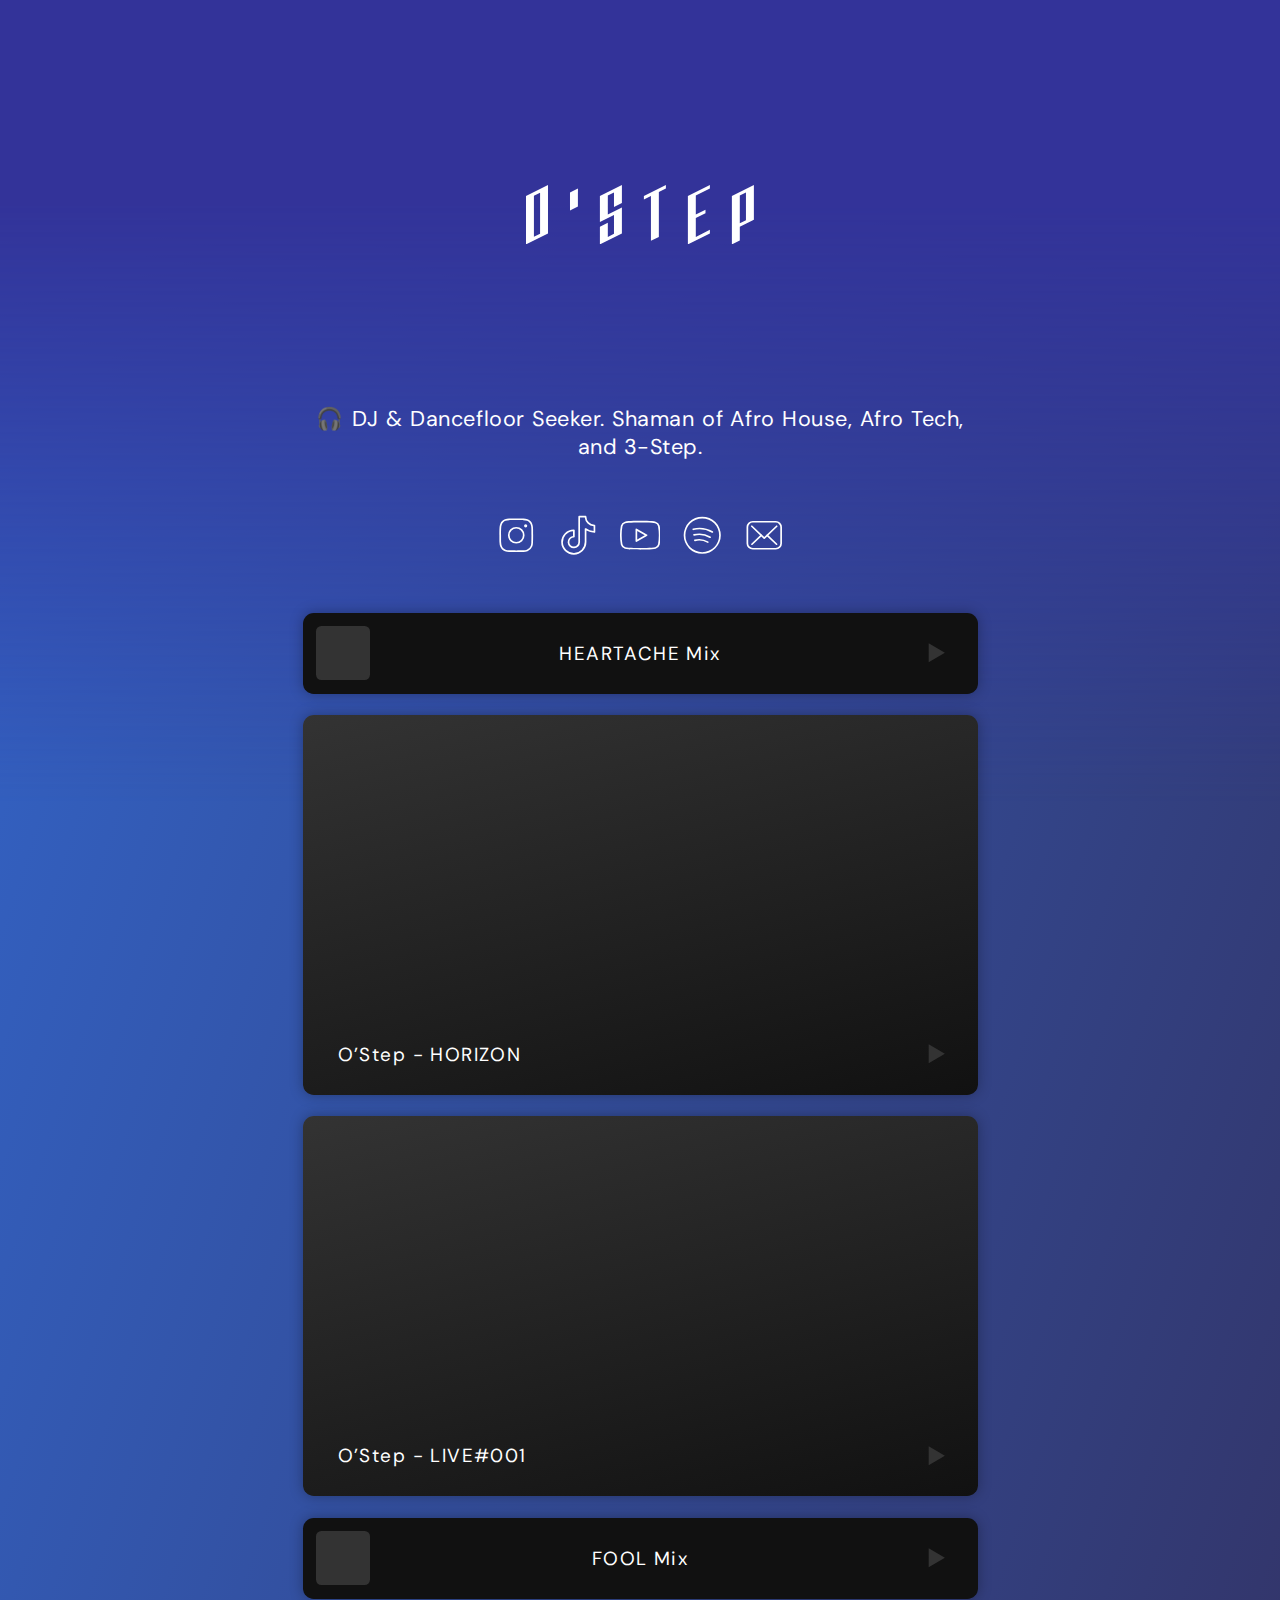
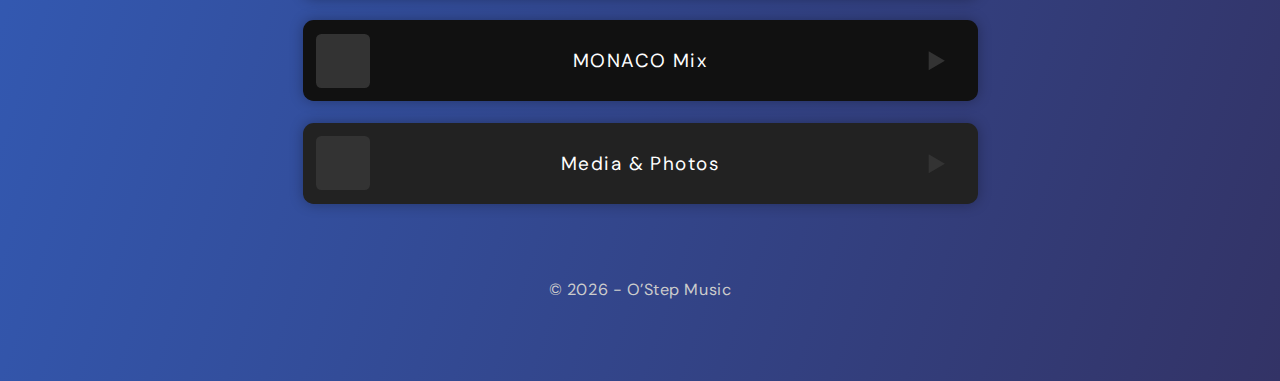
<file: ostep/index.html>
<!DOCTYPE html>
<html lang="en">

<head>

  <meta charset="UTF-8">
  <title>O’Step Music</title>
  <meta name="author" content="O’Step, Spiritshop Official">
  <meta name="description" content="DJ & Dancefloor Seeker. Shaman of Afro House, Afro Tech, and 3-Step.">
  <meta name="viewport" content="width=device-width, initial-scale=1.0">
  <meta name="theme-color" content="#333366">

  <!-- Common Favicon -->

  <!-- Dark Mode Favicon -->

  <!-- Additional Favicon Configurations -->
  
  <link rel="preconnect" href="https://fonts.googleapis.com">
  <link rel="preconnect" href="https://fonts.gstatic.com" crossorigin>
  <link href="https://fonts.googleapis.com/css2?family=DM+Sans:ital,opsz,wght@0,9..40,100..1000;1,9..40,100..1000&display=swap" rel="stylesheet">

  <style>
    
/* Global */

* {
  padding: 0;
  margin: 0;
  box-sizing: border-box;
}

html {
  color: #fff;
  font-family: "DM Sans", sans-serif;
  font-size: 1vh;
  letter-spacing: 0.06em;
  scroll-behavior: smooth;
  background: rgb(51, 102, 204);
  background: linear-gradient(
    108deg,
    rgba(51, 102, 204, 1) 0%,
    rgba(51, 51, 102, 1) 100%
  );
}

body {
  overflow-y: scroll;
  overflow-x: hidden;
  overscroll-behavior-y: contain;
  display: flex;
  flex-flow: column;
  align-items: center;
}

@media (max-width: 50vh) {
  html {
    font-size: 2vw;
  }
}

.html-insta {
  font-size: 7.2px;
}

@media (max-width: 360px) {
  .html-insta {
    font-size: 6.6px;
  }
}

/* Slideshow / Top Image */

#slide-show {
  z-index: -1;
  position: absolute;
  top: 0;
  left: 0;
  width: 100%;
  height: 90rem;
  background: rgba(51, 51, 153, 1);
  overflow: hidden;
  -webkit-mask-image: linear-gradient(
    0deg,
    rgba(0, 0, 0, 0) 1%,
    rgba(0, 0, 0, 1) 75%
  );
  mask-image: linear-gradient(
    0deg,
    rgba(0, 0, 0, 0) 1%,
    rgba(0, 0, 0, 1) 75%
  );
}

.top-img {
  position: absolute;
  width: 100%;
  height: 100%;
}

.ti-1 {
  animation: 12s opacity-1 step-end infinite, 12s zoom-1 linear infinite;
}

.ti-2 {
  animation: 12s opacity-1 step-end 4s infinite, 12s zoom-1 linear 4s infinite;
}

.ti-3 {
  animation: 12s opacity-1 step-end 8s infinite, 12s zoom-1 linear 8s infinite;
}

@keyframes opacity-1 {
  0% {
    opacity: 1;
  }
  34% {
    opacity: 0;
  }
  100% {
    opacity: 0;
  }
}

@keyframes zoom-1 {
  0% {
    transform: scale(1);
  }
  34% {
    transform: scale(1.25);
  }
  100% {
    transform: scale(1.25);
  }
}

/* Container */

.container {
  padding: 3rem;
  width: 100%;
  max-width: 81rem;
  display: flex;
  flex-flow: column;
}

.header {
  margin-top: 6rem;
  min-height: 36rem;
  justify-content: center;
  align-items: center;
}

/* Logo */

.logo {
  height: 6.6rem;
  fill: #ffffff;
}

.center {
  text-align: justify;
  text-align-last: center;
}

h2 {
  font-size: 2.4rem;
  font-weight: 400;
  margin: 0 1.5rem;
  word-break: keep-all;
  
}

.social-links {
  flex-flow: row;
  align-items: center;
  justify-content: center;
}

.social-links > * {
  margin-right: 2.4rem;
}

.social-links > *:last-child {
  margin-right: 0;
}

.icon {
  width: 4.5rem;
  fill: #ffffff;
}

.beat-1 {
  animation: beat 12s step-end infinite;
}

.beat-2 {
  animation: beat 12s step-end 1s infinite;
}

.beat-3 {
  animation: beat 12s step-end 2s infinite;
}

.beat-4 {
  animation: beat 12s step-end 3s infinite;
}

.beat-5 {
  animation: beat 12s step-end 4s infinite;
}

@keyframes beat {
  0% {
    transform: scale(1);
  }
  97% {
    transform: scale(1.15);
  }
  98% {
    transform: scale(1);
  }
  99% {
    transform: scale(1.15);
  }
  100% {
    transform: scale(1);
  }
}

/* Links & Buttons */

.header > a:hover {
  transform: scale(1.03);
  cursor: pointer;
}

.social-links > a:hover {
  transform: scale(1.075);
  cursor: pointer;
}

.links > * {
  margin-bottom: 2.4rem;
}

.button {
  min-height: 9rem;
  background: #111111;
  border-radius: 1.2rem;
  box-shadow: 0 0 1.5rem 0 rgba(0, 0, 0, 0.3);
  display: flex;
  flex-flow: row;
  align-items: center;
}

.button:hover {
  transform: scale(1.012);
  cursor: pointer;
}

a {
  text-decoration: none;
}

.button-text {
  padding: 1.5rem;
  flex: 1;
  color: #ffffff;
  font-size: 2.1rem;
  font-weight: 400;
  letter-spacing: 0.075em;
}

.button > .button-text {
  text-align: center;
}

.button-image {
  background: #333333;
  width: 6rem;
  align-self: stretch;
  border-radius: 0.6rem;
  margin: 1.5rem 0 1.5rem 1.5rem;
}

.triangle {
  margin: 0 3.3rem 0 1.8rem;
  width: 2.4rem;
  fill: #333333;
}

/* Button-Youtube */

.button-ytb {
  height: calc((100vw - 6rem) / 1280 * 720);
  max-height: calc((81rem - 6rem) / 1280 * 720);
  background: #111111;
  background: linear-gradient(165deg, rgba(51,51,51,1) 0%, rgba(17,17,17,1) 100%);
  border-radius: 1.2rem;
  box-shadow: 0 0 1.5rem 0 rgba(0, 0, 0, 0.3);
  display: flex;
  flex-flow: column;
  justify-content: flex-end;
}

.button-ytb:hover {
  transform: scale(1.009);
  cursor: pointer;
}

.button-ytb > .box {
  min-height: 9rem;
  display: flex;
  align-items: center;
  justify-content: space-between;
}

.button-ytb .button-text {
  padding-left: 3.9rem;
}

/* Button 2 */

.butt-2 {
  background: #222222;
}

.footer {
  margin-top: auto;
  margin-bottom: 6rem;
  justify-content: center;
  align-items: center;
}

.copyright {
  font-size: 1.8rem;
  color: #cccccc;
}

.display-none {
  display: none;
}

  </style>
  
</head>

<body>

  <h1 class="display-none">O’Step Music</h1>

  <div id="slide-show">
    <div class="top-img ti-3" style="background-image: url('https://spiritshopofficial.com/data/spiritshop-web-24-5.jpg'); background-position: 45% 45%;"></div>
    <div class="top-img ti-2" style="background-image: url('https://spiritshopofficial.com/data/spiritshop-web-24-6.jpg'); background-position: 55% 55%;"></div>
    <div class="top-img ti-1" style="background-image: url('https://spiritshopofficial.com/data/spiritshop-web-23-4.jpg'); background-position: 75% 50%;"></div>
    <div class="top-img overlay"></div>
  </div>

  <div class="container header">
    <a href="#">
      <svg class="logo" xmlns="http://www.w3.org/2000/svg" viewBox="0 0 1554 405" fill="none">
        <path d="M654 0L504 75V252L600 204V333L558 354V258L504 285V405L654 330V153L558 201V72L600 51V150L654 123V0Z" />
        <path fill-rule="evenodd" clip-rule="evenodd" d="M1554 0L1404 75V405L1458 378V285L1554 237V0ZM1500 240V51L1458 72V261L1500 240Z" />
        <path d="M300 51L354 24V147L300 174V51Z" />
        <path d="M804 75V99L852 75V381L906 354V48L954 24V0L804 75Z" />
        <path d="M1254 24V0L1104 75V405L1254 330V306L1158 354V225L1224 192V168L1158 201V72L1254 24Z" />
        <path fill-rule="evenodd" clip-rule="evenodd" d="M150 0L0 75V405L150 330V0ZM96 52L54 73V353L96 332V52Z" />
      </svg>
    </a>
  </div>
  
  <div class="container center">
    <h2>🎧 DJ & Dancefloor Seeker. Shaman of Afro House, Afro Tech, and 3-Step.</h2>
  </div>
  
  <div class="container social-links">
    <a target="_blank" rel="noopener" title="Instagram" href="https://instagram.com/ostepmusic" aria-label="Instagram">
      <svg enable-background="new 0 0 24 24" viewBox="0 0 24 24" class="icon icon-instagram beat-1">
        <path d="M21.938,7.71a7.329,7.329,0,0,0-.456-2.394,4.615,4.615,0,0,0-1.1-1.694,4.61,4.61,0,0,0-1.7-1.1,7.318,7.318,0,0,0-2.393-.456C15.185,2.012,14.817,2,12,2s-3.185.012-4.29.062a7.329,7.329,0,0,0-2.394.456,4.615,4.615,0,0,0-1.694,1.1,4.61,4.61,0,0,0-1.1,1.7A7.318,7.318,0,0,0,2.062,7.71C2.012,8.814,2,9.182,2,12s.012,3.186.062,4.29a7.329,7.329,0,0,0,.456,2.394,4.615,4.615,0,0,0,1.1,1.694,4.61,4.61,0,0,0,1.7,1.1,7.318,7.318,0,0,0,2.393.456c1.1.05,1.472.062,4.29.062s3.186-.012,4.29-.062a7.329,7.329,0,0,0,2.394-.456,4.9,4.9,0,0,0,2.8-2.8,7.318,7.318,0,0,0,.456-2.393c.05-1.1.062-1.472.062-4.29S21.988,8.814,21.938,7.71Zm-1,8.534a6.351,6.351,0,0,1-.388,2.077,3.9,3.9,0,0,1-2.228,2.229,6.363,6.363,0,0,1-2.078.388C15.159,20.988,14.8,21,12,21s-3.159-.012-4.244-.062a6.351,6.351,0,0,1-2.077-.388,3.627,3.627,0,0,1-1.35-.879,3.631,3.631,0,0,1-.879-1.349,6.363,6.363,0,0,1-.388-2.078C3.012,15.159,3,14.8,3,12s.012-3.159.062-4.244A6.351,6.351,0,0,1,3.45,5.679a3.627,3.627,0,0,1,.879-1.35A3.631,3.631,0,0,1,5.678,3.45a6.363,6.363,0,0,1,2.078-.388C8.842,3.012,9.205,3,12,3s3.158.012,4.244.062a6.351,6.351,0,0,1,2.077.388,3.627,3.627,0,0,1,1.35.879,3.631,3.631,0,0,1,.879,1.349,6.363,6.363,0,0,1,.388,2.078C20.988,8.841,21,9.2,21,12S20.988,15.159,20.938,16.244Z"></path>
        <path d="M17.581,5.467a.953.953,0,1,0,.952.952A.954.954,0,0,0,17.581,5.467Z"></path>
        <path d="M12,7.073A4.927,4.927,0,1,0,16.927,12,4.932,4.932,0,0,0,12,7.073Zm0,8.854A3.927,3.927,0,1,1,15.927,12,3.932,3.932,0,0,1,12,15.927Z"></path>
      </svg>
    </a>
    <a target="_blank" title="TikTok" href="https://tiktok.com/@ostepmusic" aria-label="TikTok">
      <svg enable-background="new 0 0 24 24" viewBox="0 0 24 24" class="icon icon-tiktok beat-2">
        <path d="M9.37,23.5a7.468,7.468,0,0,1,0-14.936.537.537,0,0,1,.538.5v3.8a.542.542,0,0,1-.5.5,2.671,2.671,0,1,0,2.645,2.669.432.432,0,0,1,0-.05V1a.5.5,0,0,1,.5-.5h3.787a.5.5,0,0,1,.5.5A4.759,4.759,0,0,0,21.59,5.76a.5.5,0,0,1,.5.5L22.1,10a.533.533,0,0,1-.519.515,9.427,9.427,0,0,1-4.741-1.268v6.789A7.476,7.476,0,0,1,9.37,23.5ZM8.908,9.585a6.466,6.466,0,1,0,6.93,6.447V8.326a.5.5,0,0,1,.791-.407A8.441,8.441,0,0,0,21.1,9.5l-.006-2.76A5.761,5.761,0,0,1,15.859,1.5H13.051V16.032a.458.458,0,0,1,0,.053,3.672,3.672,0,1,1-4.14-3.695Z"></path>
      </svg>
    </a>
    <a target="_blank" rel="noopener" title="YouTube" href="https://www.youtube.com/channel/UCEIYWlowwchLgLkDthx-O6A" aria-label="YouTube">
      <svg enable-background="new 0 0 24 24" viewBox="0 0 24 24" class="icon icon-youtube beat-3">
        <path d="M12,20.55c-.3,0-7.279-.006-9.115-.5A3.375,3.375,0,0,1,.5,17.665,29.809,29.809,0,0,1,0,12,29.824,29.824,0,0,1,.5,6.334,3.375,3.375,0,0,1,2.885,3.948c1.836-.492,8.819-.5,9.115-.5s7.279.006,9.115.5A3.384,3.384,0,0,1,23.5,6.334,29.97,29.97,0,0,1,24,12a29.97,29.97,0,0,1-.5,5.666,3.384,3.384,0,0,1-2.388,2.386C19.279,20.544,12.3,20.55,12,20.55Zm0-16.1c-.072,0-7.146.006-8.857.464A2.377,2.377,0,0,0,1.464,6.593,29.566,29.566,0,0,0,1,12a29.566,29.566,0,0,0,.464,5.407,2.377,2.377,0,0,0,1.679,1.679c1.711.458,8.785.464,8.857.464s7.146-.006,8.857-.464a2.377,2.377,0,0,0,1.679-1.679A29.66,29.66,0,0,0,23,12a29.66,29.66,0,0,0-.464-5.407h0a2.377,2.377,0,0,0-1.679-1.679C19.146,4.456,12.071,4.45,12,4.45ZM9.7,15.95a.5.5,0,0,1-.5-.5V8.55a.5.5,0,0,1,.75-.433l5.975,3.45a.5.5,0,0,1,0,.866L9.95,15.883A.5.5,0,0,1,9.7,15.95Zm.5-6.534v5.168L14.675,12Z"></path>
      </svg>
    </a>
    <a target="_blank" rel="noopener" title="Spotify" href="https://open.spotify.com/playlist/06Q88TWIX3WP9wOJrT6t7Q?si=7xCurXN-QKe3SmxSKp3pfQ" aria-label="Spotify">
      <svg enable-background="new 0 0 24 24" viewBox="0 0 24 24" class="icon beat-4">
        <path d="M18,10.561a.494.494,0,0,1-.245-.065,15.2,15.2,0,0,0-10.95-1.55.5.5,0,0,1-.232-.973A16.2,16.2,0,0,1,18.25,9.626a.5.5,0,0,1-.247.935Z"></path>
        <path d="M16.646,13.632a.5.5,0,0,1-.249-.066,12.459,12.459,0,0,0-9.121-1.292.5.5,0,1,1-.237-.971A13.458,13.458,0,0,1,16.9,12.7a.5.5,0,0,1-.25.933Z"></path>
        <path d="M15.312,16.583a.5.5,0,0,1-.251-.068,9.777,9.777,0,0,0-7.295-1.033.5.5,0,0,1-.245-.97,10.768,10.768,0,0,1,8.043,1.139.5.5,0,0,1-.252.932Z"></path>
        <path d="M12,23A11,11,0,1,1,23,12,11.013,11.013,0,0,1,12,23ZM12,2A10,10,0,1,0,22,12,10.011,10.011,0,0,0,12,2Z"></path>
      </svg>
    </a>
    <a target="_blank" rel="noopener" title="Email" href="mailto:ostep@spiritshopofficial.com" aria-label="Email">
      <svg enable-background="new 0 0 24 24" viewBox="0 0 24 24" class="icon icon-email beat-5">
        <path d="M18.821,20.5H5.179A3.683,3.683,0,0,1,1.5,16.821V7.179A3.683,3.683,0,0,1,5.179,3.5H18.821A3.683,3.683,0,0,1,22.5,7.179v9.642A3.683,3.683,0,0,1,18.821,20.5ZM5.179,4.5A2.682,2.682,0,0,0,2.5,7.179v9.642A2.682,2.682,0,0,0,5.179,19.5H18.821A2.682,2.682,0,0,0,21.5,16.821V7.179A2.682,2.682,0,0,0,18.821,4.5Z"></path>
        <path d="M12,14.209a.5.5,0,0,1-.346-.138L4.286,7.028a.5.5,0,0,1,.691-.723L12,13.018l7.023-6.713a.5.5,0,1,1,.691.723l-7.368,7.043A.5.5,0,0,1,12,14.209Z"></path>
        <path d="M4.7,17.833a.5.5,0,0,1-.347-.86l5.54-5.31a.5.5,0,0,1,.692.722L5.048,17.694A.5.5,0,0,1,4.7,17.833Z"></path>
        <path d="M19.3,17.832a.5.5,0,0,1-.346-.139l-5.538-5.308a.5.5,0,0,1,.692-.722l5.538,5.308a.5.5,0,0,1-.346.861Z"></path>
      </svg>
    </a>
  </div>

  <div class="container links">

    <a target="_blank" href="" class="button">
      <div class="button-image"></div>
      <div class="button-text">HEARTACHE Mix</div>
      <svg class="triangle" xmlns="http://www.w3.org/2000/svg" viewBox="0 0 24 24" fill="none">
        <path d="M21 12L3 1.5L3 22.5L21 12Z" />
      </svg>
    </a>

    <a target="_blank" href="" class="button-ytb">
      <div class="box">
        <div class="button-text">O’Step - HORIZON</div>
        <svg class="triangle" xmlns="http://www.w3.org/2000/svg" viewBox="0 0 24 24" fill="none">
          <path d="M21 12L3 1.5L3 22.5L21 12Z" />
        </svg>
      </div>
    </a>

    <a target="_blank" href="" class="button-ytb">
      <div class="box">
        <div class="button-text">O’Step - LIVE#001</div>
        <svg class="triangle" xmlns="http://www.w3.org/2000/svg" viewBox="0 0 24 24" fill="none">
          <path d="M21 12L3 1.5L3 22.5L21 12Z" />
        </svg>
      </div>
    </a>

    <a target="_blank" href="" class="button">
      <div class="button-image"></div>
      <div class="button-text">FOOL Mix</div>
      <svg class="triangle" xmlns="http://www.w3.org/2000/svg" viewBox="0 0 24 24" fill="none">
        <path d="M21 12L3 1.5L3 22.5L21 12Z" />
      </svg>
    </a>

    <a target="_blank" href="" class="button">
      <div class="button-image"></div>
      <div class="button-text">MONACO Mix</div>
      <svg class="triangle" xmlns="http://www.w3.org/2000/svg" viewBox="0 0 24 24" fill="none">
        <path d="M21 12L3 1.5L3 22.5L21 12Z" />
      </svg>
    </a>

    <a target="_blank" href="" class="button butt-2">
      <div class="button-image"></div>
      <div class="button-text">Media & Photos</div>
      <svg class="triangle" xmlns="http://www.w3.org/2000/svg" viewBox="0 0 24 24" fill="none">
        <path d="M21 12L3 1.5L3 22.5L21 12Z" />
      </svg>
    </a>

  </div>

  <div class="container footer center">
    <div class="copyright">© <span id="year">2024</span> - O’Step Music</div>
  </div>
  
  <script>
    
/* Slideshow / Top Image */

var wh = window.innerHeight;
var ss = document.getElementById("slide-show");
  
window.onscroll = function() {
  var currentScroll = window.scrollY;
  ss.style.top = currentScroll / 2 + "px";
  ss.style.opacity = 1 - currentScroll / wh * 0.6;
};

/* Copyright Date */

const y = new Date();
let year = y.getFullYear();
document.getElementById("year").innerHTML = year;
    
  </script>
  
</body>
</file>
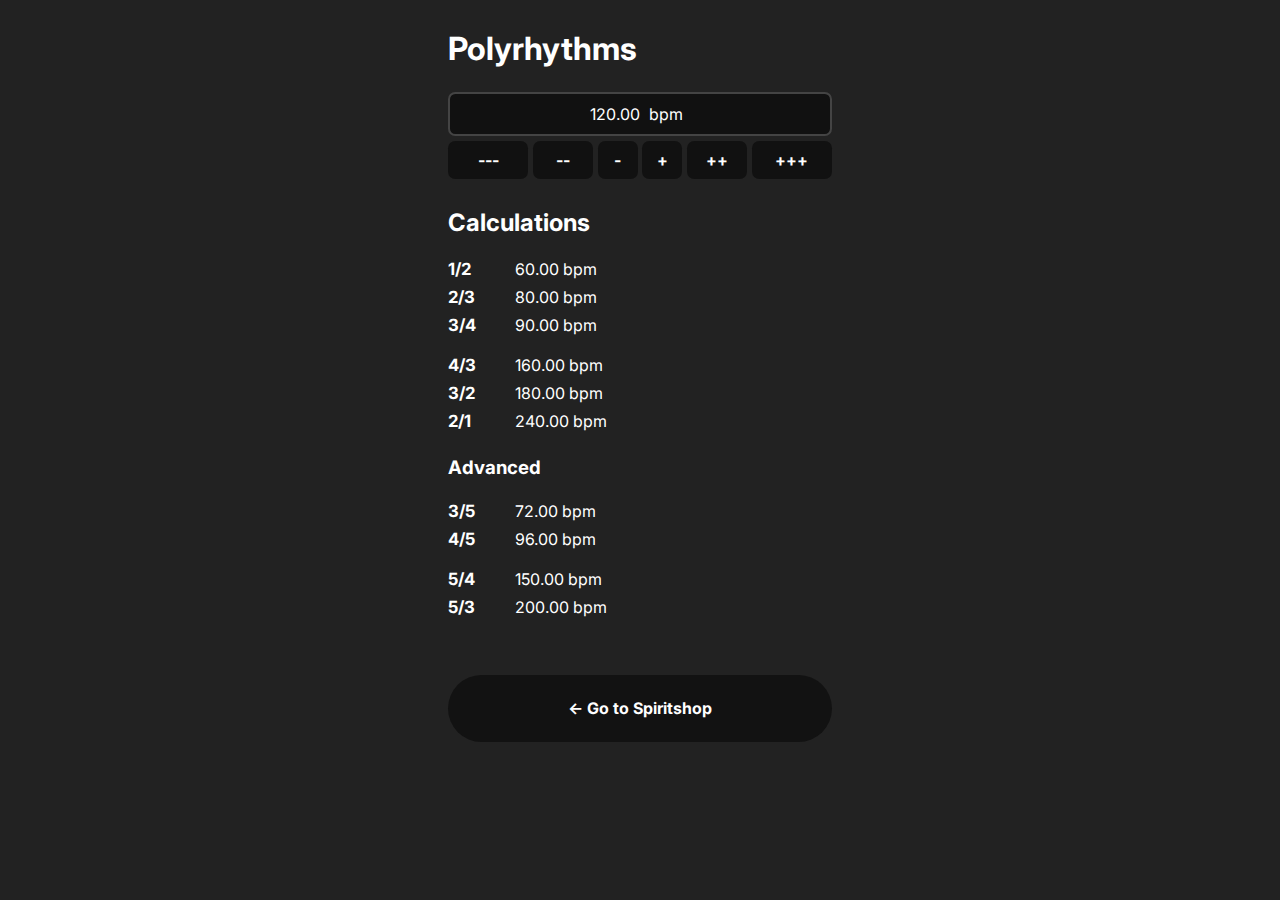
<file: polyrhythms/index.html>
<!DOCTYPE html>
<html lang="en">

<head>
  <meta charset="UTF-8">
  <meta name="viewport" content="width=device-width, initial-scale=1.0">
  <title>Polyrhythms by Spiritshop</title>
  
  <meta name="author" content="Spiritshop Official">
  <meta name="description" content="Polyrhytmic mixing tool">
  <meta name="viewport" content="width=device-width, initial-scale=1.0">

  <!-- Common Favicon -->
  <link rel="icon" type="image/svg+xml" href="/favicon.svg">
  <link rel="icon" type="image/png" href="/favicon.png">
  <link rel="icon" type="image/x-icon" href="/favicon.ico">
  <link rel="icon" type="image/png" sizes="32x32" href="/favicon-32x32.png">
  <link rel="icon" type="image/png" sizes="16x16" href="/favicon-16x16.png">

  <!-- Dark Mode Favicon -->
  <link rel="icon" type="image/svg+xml" href="/favicon-dark.svg" media="(prefers-color-scheme: dark)">
  <link rel="icon" type="image/png" sizes="32x32" href="/favicon-dark-32x32.png" media="(prefers-color-scheme: dark)">
  <link rel="icon" type="image/png" sizes="16x16" href="/favicon-dark-16x16.png" media="(prefers-color-scheme: dark)">

  <!-- Additional Favicon Configurations -->    
  <link rel="apple-touch-icon" sizes="180x180" href="/polyrhythms/p-apple-touch-icon.png">
  <link rel="manifest" href="/polyrhythms/site.webmanifest">
  <link rel="shortcut icon" href="/polyrhythms/favicon.ico">
  <meta name="apple-mobile-web-app-title" content="Polyrhythms">
  <meta name="application-name" content="Polyrhythms">
  <meta name="msapplication-TileColor" content="#222222">
  <meta name="msapplication-config" content="/polyrhythms/browserconfig.xml">
  <meta name="theme-color" content="#ffffff">
  
  <link rel="preconnect" href="https://fonts.googleapis.com">
  <link rel="preconnect" href="https://fonts.gstatic.com" crossorigin>
  <link href="https://fonts.googleapis.com/css2?family=Inter:wght@400;700&family=Roboto+Condensed&display=swap" rel="stylesheet">

  <style>

html {
  color: #fff;
  font-family: "Inter", sans-serif;
  scroll-behavior: smooth;
  display: flex;
  justify-content: center;
}

body {
  margin: 0.6rem 3vh;
  background: #222;
  width: 100%;
  max-width: 24rem;
}

h1 {
  margin: 1.2rem 0 1.5rem;
}

h2 {
  margin: 1.8rem 0 1.5rem;
}

h3 {
  margin: 0.9rem 0 1.5rem;
}

.form-group {
  position: relative;
}

input {
  width: 100%;
  box-sizing: border-box;
  font-family: "Inter", sans-serif;
  font-size: 1rem;
  text-align: center;
  line-height: 2.4rem;
  padding-right: 3.3rem;
  border: 2px solid #444;
  border-radius: .45rem;
  background: #111;
  color: #fff;
}

label {
  position: absolute;
  top: calc(50% - 0.5rem);
  right: calc(50% - 2.7rem);
  color: #fff;
  font-size: 1rem;
  line-height: 1rem;
}

.change-buttons {
 display: flex;
  margin: .3rem 0 1.5rem;
}

a {
  display: inline-block;
  color: #fff;
  text-align: center;
  font-size: 1rem;
  margin-right: .3rem;
  line-height: 2.4rem;
  background: #111;
  border-radius: .45rem;
  text-decoration: none;
  font-weight: 700;
}

a:last-child {
  margin-right: 0;
}

.button-3 {
  flex: 4;
}

.button-2 {
  flex:3;
}

.button-1 {
  flex: 2;
}

h2 {
  margin: 1.8rem 0 1.5rem;
}

.bold {
  font-weight: 700;
}

#table {
  display: flex;
  flex-direction: column;
  margin: 1.5rem 0 1.2rem;
}

.row {
  display: flex;
  margin-bottom: 0.75rem;
}

.cell-1,
.cell-2 {
  line-height: 1rem;
}

.cell-1 {
  font-weight: 700;
  margin-right: 1.5rem;
  width: 2.7rem;
  font-size: 1.05rem;
}

.cell-2 {
  cursor: pointer;
}

.footer {
  width: 100%;
  margin: 3rem 0 4.5rem;
  display: flex;
  justify-content: center;
}

.butt {
  box-sizing: border-box;
  padding: .9rem 3rem;
  border-radius: 3rem;
  text-align: center;
  text-decoration: none;
  color: #ffffff;
  width: 100%;
  cursor: pointer;
}

.on-1 {
  background: #121212;

}

.on-1:hover {
  opacity: 1;
  color: #121212;
  background: #ffffff;
}
    
  </style>
  
</head>
<body>
  
  <h1>Polyrhythms</h1>
  <div class="form-group">
    <label for="current-bpm">bpm</label>
    <input type="text" name="current-bpm" value="120.00" id="bpmInput" inputmode="decimal" pattern="[0-9]*" step="any"></input>
  </div>
  <div class="change-buttons">
    <a href="#" class="button-3" onclick="changeBpm(-10)" id="A-link">---</a>
    <a href="#" class="button-2" onclick="changeBpm(-1)" id="A-link">--</a>
    <a href="#" class="button-1" onclick="changeBpm(-0.1)" id="A-link">-</a>
    <a href="#" class="button-1" onclick="changeBpm(0.1)" id="A-link">+</a>
    <a href="#" class="button-2" onclick="changeBpm(1)" id="A-link">++</a>
    <a href="#" class="button-3" onclick="changeBpm(10)" id="A-link">+++</a>
  </div>

  <h2>Calculations</h2>
  <div id="table">
    <div class="row">
      <div class="cell-1">1/2</div>
      <div class="cell-2" id="result12">60.00 bpm</div>
    </div>
    <div class="row">
      <div class="cell-1">2/3</div>
      <div class="cell-2" id="result23">80.00 bpm</div>
    </div>
    <div class="row">
      <div class="cell-1">3/4</div>
      <div class="cell-2" id="result34">90.00 bpm</div>
    </div>
    
    <div class="row">
    </div>
    
    <div class="row">
      <div class="cell-1">4/3</div>
      <div class="cell-2" id="result43">160.00 bpm</div>
    </div>
    <div class="row">
      <div class="cell-1">3/2</div>
      <div class="cell-2" id="result32">180.00 bpm</div>
    </div>
    <div class="row">
      <div class="cell-1">2/1</div>
      <div class="cell-2" id="result21">240.00 bpm</div>
    </div>
    
    <h3>Advanced</h3>
    
    <div class="row">
      <div class="cell-1">3/5</div>
      <div class="cell-2" id="result35">72.00 bpm</div>
    </div>
    <div class="row">
      <div class="cell-1">4/5</div>
      <div class="cell-2" id="result45">96.00 bpm</div>
    </div>
    <div class="row">
    </div>
    <div class="row">
      <div class="cell-1">5/4</div>
      <div class="cell-2" id="result54">150.00 bpm</div>
    </div>
    <div class="row">
      <div class="cell-1">5/3</div>
      <div class="cell-2" id="result53">200.00 bpm</div>
    </div>
  </div>

  <div class="footer">
    <a class="butt on-1" href="https://spiritshopofficial.com">← Go to Spiritshop</a>
  </div>
  
<script>
 
  let currentBpm = 120.00;
  let isTyping = false;

  function changeBpm(value) {
    currentBpm += value;
    document.getElementById('bpmInput').value = currentBpm.toFixed(2);
    updateResults();
  }

  function updateResults() {
    const bpm12 = (currentBpm / 2).toFixed(2);
    const bpm23 = (currentBpm * 2 / 3).toFixed(2);
    const bpm34 = (currentBpm * 3 / 4).toFixed(2);
    const bpm43 = (currentBpm * 4 / 3).toFixed(2);
    const bpm32 = (currentBpm * 3 / 2).toFixed(2);
    const bpm21 = (currentBpm * 2).toFixed(2);
    //Addvanced
    const bpm35 = (currentBpm * 3 / 5).toFixed(2);
    const bpm45 = (currentBpm * 4 / 5).toFixed(2);
    const bpm54 = (currentBpm * 5 / 4).toFixed(2);
    const bpm53 = (currentBpm * 5 / 3).toFixed(2);
   
    document.getElementById('result12').innerText = bpm12 + " bpm";
    document.getElementById('result23').innerText = bpm23 + " bpm";
    document.getElementById('result34').innerText = bpm34 + " bpm";
    document.getElementById('result43').innerText = bpm43 + " bpm";
    document.getElementById('result32').innerText = bpm32 + " bpm";
    document.getElementById('result21').innerText = bpm21 + " bpm";
    //Advanced
    document.getElementById('result35').innerText = bpm35 + " bpm";
    document.getElementById('result45').innerText = bpm45 + " bpm";
    document.getElementById('result54').innerText = bpm54 + " bpm";
    document.getElementById('result53').innerText = bpm53 + " bpm";

    // Add event listeners to results for inserting into input
    document.getElementById('result12').onclick = () => insertBpm(bpm12);
    document.getElementById('result23').onclick = () => insertBpm(bpm23);
    document.getElementById('result34').onclick = () => insertBpm(bpm34);
    document.getElementById('result43').onclick = () => insertBpm(bpm43);
    document.getElementById('result32').onclick = () => insertBpm(bpm32);
    document.getElementById('result21').onclick = () => insertBpm(bpm21);
    //Advanced
    document.getElementById('result35').onclick = () => insertBpm(bpm35);
    document.getElementById('result45').onclick = () => insertBpm(bpm45);
    document.getElementById('result54').onclick = () => insertBpm(bpm54);
    document.getElementById('result53').onclick = () => insertBpm(bpm53);
  }

  function handleInput() {
    isTyping = true;
  }

  function handleBlur() {
    if (isTyping) {
      isTyping = false;
      let inputBpm = parseFloat(document.getElementById('bpmInput').value.replace(',', '.'));
      if (isNaN(inputBpm)) {
        inputBpm = currentBpm; // Use currentBpm if the input is not a valid number
      }
      currentBpm = inputBpm;
      document.getElementById('bpmInput').value = currentBpm.toFixed(2);
      updateResults();
    }
  }

  function handleKeyPress(event) {
    if (event.key === 'Enter') {
      inputField.blur();
    }
  }

  function insertBpm(value) {
    document.getElementById('bpmInput').value = value;
    currentBpm = parseFloat(value);
    updateResults(); // Update calculations when a result is clicked
  }

  // Add event listeners to the input field for input, blur, and keypress events
  const inputField = document.getElementById('bpmInput');
  inputField.addEventListener('input', handleInput);
  inputField.addEventListener('blur', handleBlur);
  inputField.addEventListener('keypress', handleKeyPress);

  // Add click event listener to clear the input field when tapped on mobile devices
  inputField.addEventListener('click', () => {
    inputField.value = '';
  });

  updateResults(); // Initial update

</script>
  
</body>
</html>
</file>
<file: style.css>
/* Global */

* {
  padding: 0;
  margin: 0;
  box-sizing: border-box;
}

html {
  color: #fff;
  font-family: "Inter", sans-serif;
  font-size: 1vh;
  letter-spacing: 0.06em;
  scroll-behavior: smooth;
}

body {
  background: #222;
  overflowX: hidden;
}

@media (max-width: 50vh) {
  html {
    font-size: 2vw;
  }
}

.html-insta {
  font-size: 7.2px;
}

@media (max-width: 360px) {
  .html-insta {
    font-size: 6.6px;
  }
}

/* Loading Overlay */

.loading-overlay {
  position: fixed;
  top: 0;
  left: 0;
  width: 100%;
  height: 100%;
  background-color: #111111;
  opacity: 1;
  transition: opacity 0.5s ease;
  z-index: 9999;
}

.loaded {
  opacity: 0;
  pointer-events: none;
}

/* Z-Index */

.menu-button {
  z-index: 2;
}

.menu {
  z-index: 1;
}

.logotype {
  z-index: -2;
}

.spiritshop-photo {
  z-index: -3;
}

/* Typography & Links */

a {
  cursor: pointer;
  color: inherit;
  font-size: 2.4rem;
  word-break: break-all;
}

a:hover {
  opacity: 0.66;
}

.butt {
  padding: 0 3rem;
  border-radius: 3rem;
  line-height: 6rem;
  text-align: center;
  text-decoration: none;
}

.on-1 {
  background: #212121;

}

.on-1:hover {
  opacity: 1;
  color: #212121;
  background: #ffffff;
}

.on-2 {
  background: none;
  border: #ffffff solid 0.21rem;
  line-height: 5.58rem;
}

.on-2:hover {
  opacity: 1;
  color: #222233;
  background: #ffffff;
}

h1, h2, h3 {
  text-transform: uppercase;
  font-weight: 700;
}

h1, h2 {
  font-size: 4.2rem;
}

h1, h3 {
  letter-spacing: 0.33em;
}

.right {
  text-align: right;
}

.footer > h1 {
  font-size: 3rem;
}

h3 {
  font-size: 3rem;
}

h4 {
  font-size: 3.3rem;
  text-transform: uppercase;
  font-weight: 400;
  font-family: 'Roboto Condensed', sans-serif;
}

h5 {
  font-size: 3.9rem;
  font-weight: 400;
}

p {
  font-size: 2.25rem;
}

.huge {
  font-size: 12rem;
  line-height: 1em;
  word-wrap: break-word;
}

.copyright {
  font-size: 1.8rem;
}

.email {
  font-size: 3rem;
  word-break: break-all;
}

.center {
  text-align: center;
}

.right {
  text-align: right;
}

/* Menu */

.menu,
.menu-button {
  height: 7.5rem;
}

.menu {
  margin-bottom: -7.5rem;
}

.menu-button {
  cursor: pointer;
  position: fixed;
  top: 0;
  left: 0;
  width: 9rem;
}

.tg {
  position: absolute;
  left: 3rem;
  margin-top: -0.12rem;
  height: 0.24rem;
  width: 3rem;
  background: #fff;
  transition: 0.45s;
}

.tg-top {
  top: 35%;
}

.tg-bottom {
  top: 65%;
}

.tg-center {
  top: 50%;
}

.clicked > .tg-top,
.clicked > .tg-bottom {
  margin-top: -0.135rem;
  height: 0.27rem;
  top: calc(50% - 0.135rem);
  left: 2.7rem;
  width: 3.6rem;
}

.clicked > .tg-top {
  transform: rotate(45deg);
}

.clicked > .tg-bottom {
  transform: rotate(-45deg);
}

.clicked > .tg-center {
  width: 0rem;
}

.menu {
  position: fixed;
  top: 0;
  left: 0;
  padding: 0 3rem;
  width: 100vw;
  overflow: hidden;
  display: flex;
  justify-content: center;
  background: rgba(34, 34, 34, 0.75);
  -webkit-backdrop-filter: saturate(180%) blur(20px);
  backdrop-filter: saturate(180%) blur(20px);
  opacity: 0;
  transition: .45s .15s, .45s opacity, 0s width;
}

.visible {
  opacity: 1;
  transition: .45s .15s, 0s width;
}

.open {
  height: 100vh;
  background: rgba(18, 18, 18, 0.75);
  -webkit-backdrop-filter: saturate(180%) blur(20px);
  backdrop-filter: saturate(180%) blur(20px);
  opacity: 1;
  transition: 0.45s, 0s width;
}

.menu > .menu-container {
  opacity: 0;
  transition: .45s opacity;
}

.open > .menu-container {
  opacity: 1;
  transition: .45s opacity .3s;
}

.menu > .menu-container > .menu-line {
  width: 0;
  transition: .45s width;
}

.open > .menu-container > .menu-line {
  width: 100%;
  transition: .45s width .3s;
}

.menu-container {
  display: flex;
  width: 100%;
  height: 100vh;
  max-width: 48rem;
  flex: 0 0 auto;
  flex-flow: column;
  justify-content: center;
  padding: 7.5vh 0;
}

@media (max-width: 50vh) {
  .menu-container {
    padding: 7.5vh 0 22.5vh;
  }
}

.menu-box {
  display: flex;
  flex-flow: column;
}

.menu-container > * {
  max-width: 48rem;
  margin-bottom: 1.8rem;
}

.menu-container > *:last-child {
  margin-bottom: 0;
}

.menu-line {
  height: 0.24rem;
  background: #ffffff;
  margin: 2.1rem 0 2.7rem;
}

.menu-box {
  width: 100%;
}

.menu a {
  text-decoration: none;
}

.main-link {
  font-size: 4.5rem;
}

.secondary-headline {
  font-size: 1.5rem;
  margin: 1.8rem 0 0.6rem;
}

.secondary-link {
  margin-top: 1.2rem;
  font-size: 3.6rem;
}

/* Content */

.wrapper {
  overflow-y: scroll;
  scroll-snap-type: y mandatory;
  height: 100vh;
}

@media (max-width: 75vh) {
  .wrapper {
    scroll-snap-type: none;
  }
}

.header, .footer, .container {
  display: flex;
  width: 100%;
  padding: 15rem 3rem;
  flex: 0 0 auto;
}

.header {
  height: 85rem;
  scroll-snap-align: start;
  position: relative;
  overflow: hidden;
}

.container {
  height: 77.5rem;
  scroll-snap-align: center;
}

.footer {
  scroll-snap-align: end;
  height: 92.5rem;
}

.col {
  flex-flow: column;
  justify-content: space-between;
}

.col > * {
  width: 100%;
  max-width: 48rem;
}

.umn-1 {
  align-items: center;
}

.umn-2 {
  align-items: flex-start;
}

.umn-3 {
  align-items: flex-end;
}

.umn-4 {
  align-items: stretch;
}

.middle {
  justify-content: space-evenly;
}

.center {
  text-align: center;
}

.box > * {
  margin-bottom: 3rem;
}

.box > *:last-child {
  margin-bottom: none;
}


/* Header */

.logotype {
  width: 75%;
  max-width: 48rem;
  height: 6rem;
}

.spiritshop-photo {
  top: 0;
  left: 0;
  width: 100%;
  max-width: 100% !important;
  height: 100%;
  position: absolute;
  background-size: cover;
/*  filter: grayscale(100%); */
}

.overlay {
  background: linear-gradient(0deg, rgba(0, 0, 0, 0), rgba(0, 0, 0, 0));
}

.sp-1 {
  animation: 16s opacity-1 step-end infinite, 16s zoom-1 linear infinite;
}

.sp-2 {
  animation: 16s opacity-1 step-end 4s infinite, 16s zoom-1 linear 4s infinite;
}

.sp-3 {
  animation: 16s opacity-1 step-end 8s infinite, 16s zoom-1 linear 8s infinite;
}

.sp-4 {
  animation: 16s opacity-1 step-end 12s infinite, 16s zoom-1 linear 12s infinite;
}

@keyframes opacity-1 {
  0% {
    opacity: 1;
  }
  25% {
    opacity: 0;
  }
  100% {
    opacity: 0;
  }
}

@keyframes zoom-1 {
  0% {
    transform: scale(1);
  }
  25% {
    transform: scale(1.25);
  }
  100% {
    transform: scale(1.25);
  }
}

/* Styling */

path {
  fill: #ffffff;
}

.grey {
  color: #aaa;
}

.dark {
  background: #111;
}

.gradient {
  background: rgb(68, 68, 68);
  background: linear-gradient(
    120deg,
    rgba(68, 68, 68, 1) 0%,
    rgba(34, 34, 34, 1) 27%,
    rgba(68, 68, 68, 1) 73%,
    rgba(34, 34, 34, 1) 100%
  );
}

/* Social icons */

.social-links {
  display: flex;
  align-items: center;
  justify-content: center;
}

.social-links > a {
  margin: 0 1.8rem;
}

.instagram-logo {
  width: 4.2rem;
}

.soundcloud-logo {
  width: 7.2rem;
}

.youtube-logo {
  width: 5.25rem;
}

.linktree-logo {
  width: 3.75rem;
  fill: #ffffff;
}

.beat-1 {
  animation: beat 5s step-end infinite;
}

.beat-2 {
  animation: beat 5s step-end 2s infinite;
}

.beat-3 {
  animation: beat 5s step-end 4s infinite;
}

.beat-4 {
  animation: beat 5s step-end 6s infinite;
}

@keyframes beat {
  0% {
    transform: scale(1);
  }
  92.5% {
    transform: scale(1.15);
  }
  95% {
    transform: scale(1);
  }
  97.5% {
    transform: scale(1.15);
  }
  100% {
    transform: scale(1);
  }
}

/* Animation */

.pulse {
  animation: 2s pulse step-end infinite;
}

@keyframes pulse {
  0% {
    background: #222;
  }
  7.5% {
    background: #262626;
  }
  15% {
    background: #222;
  }
  22.5% {
    background: #262626;
  }
  30% {
    background: #222;
  }
}

.shake-right {
  animation: shake-right 5s step-end infinite;
}

.shake-right-2 {
  animation: shake-right 5s step-end 2s infinite;
}

@keyframes shake-right {
  0% {
    transform: translate(0, 0);
  }
  90% {
    transform: translate(0, 0);
  }
  92% {
    transform: translate(2.4rem, 0);
  }
  94% {
    transform: translate(0, 0);
  }
  96% {
    transform: translate(2.4rem, 0);
  }
  98% {
    transform: translate(0, 0);
  }
  100% {
    transform: translate(0, 0);
  }
}
</file>
